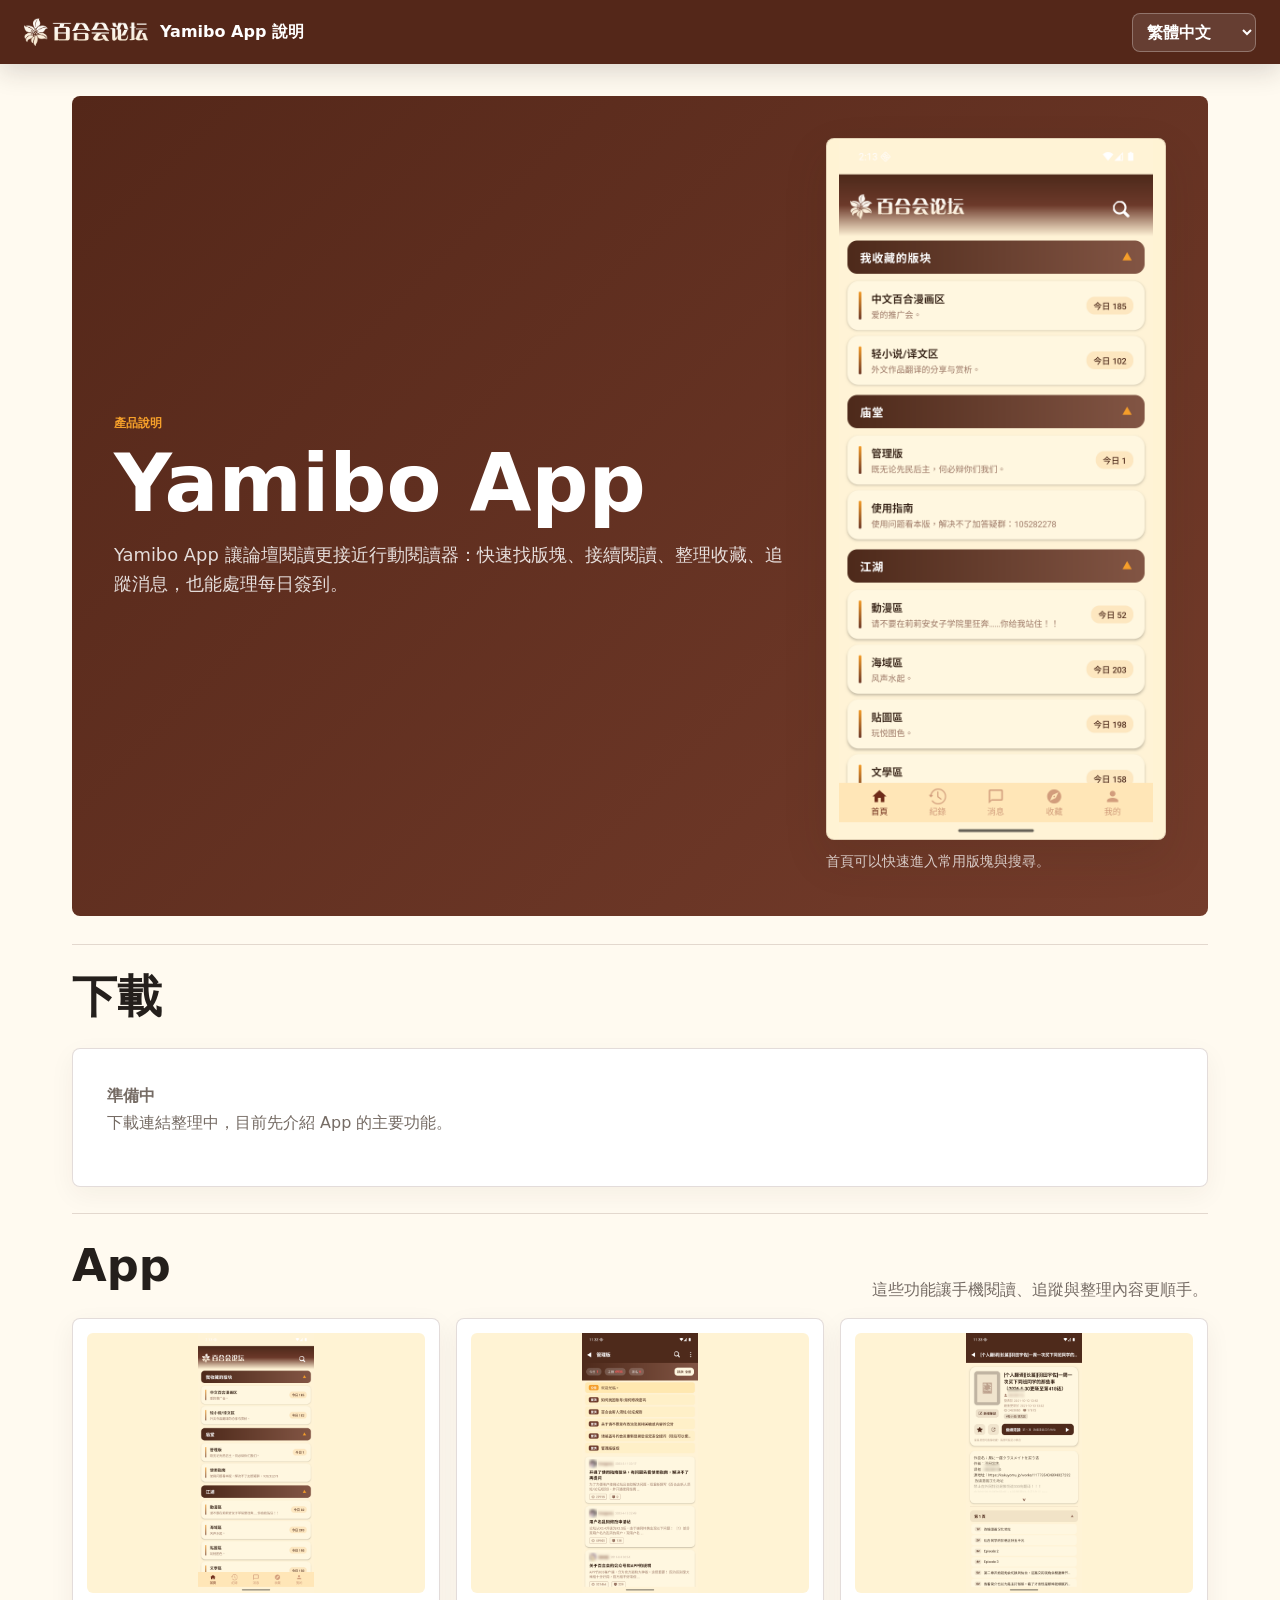
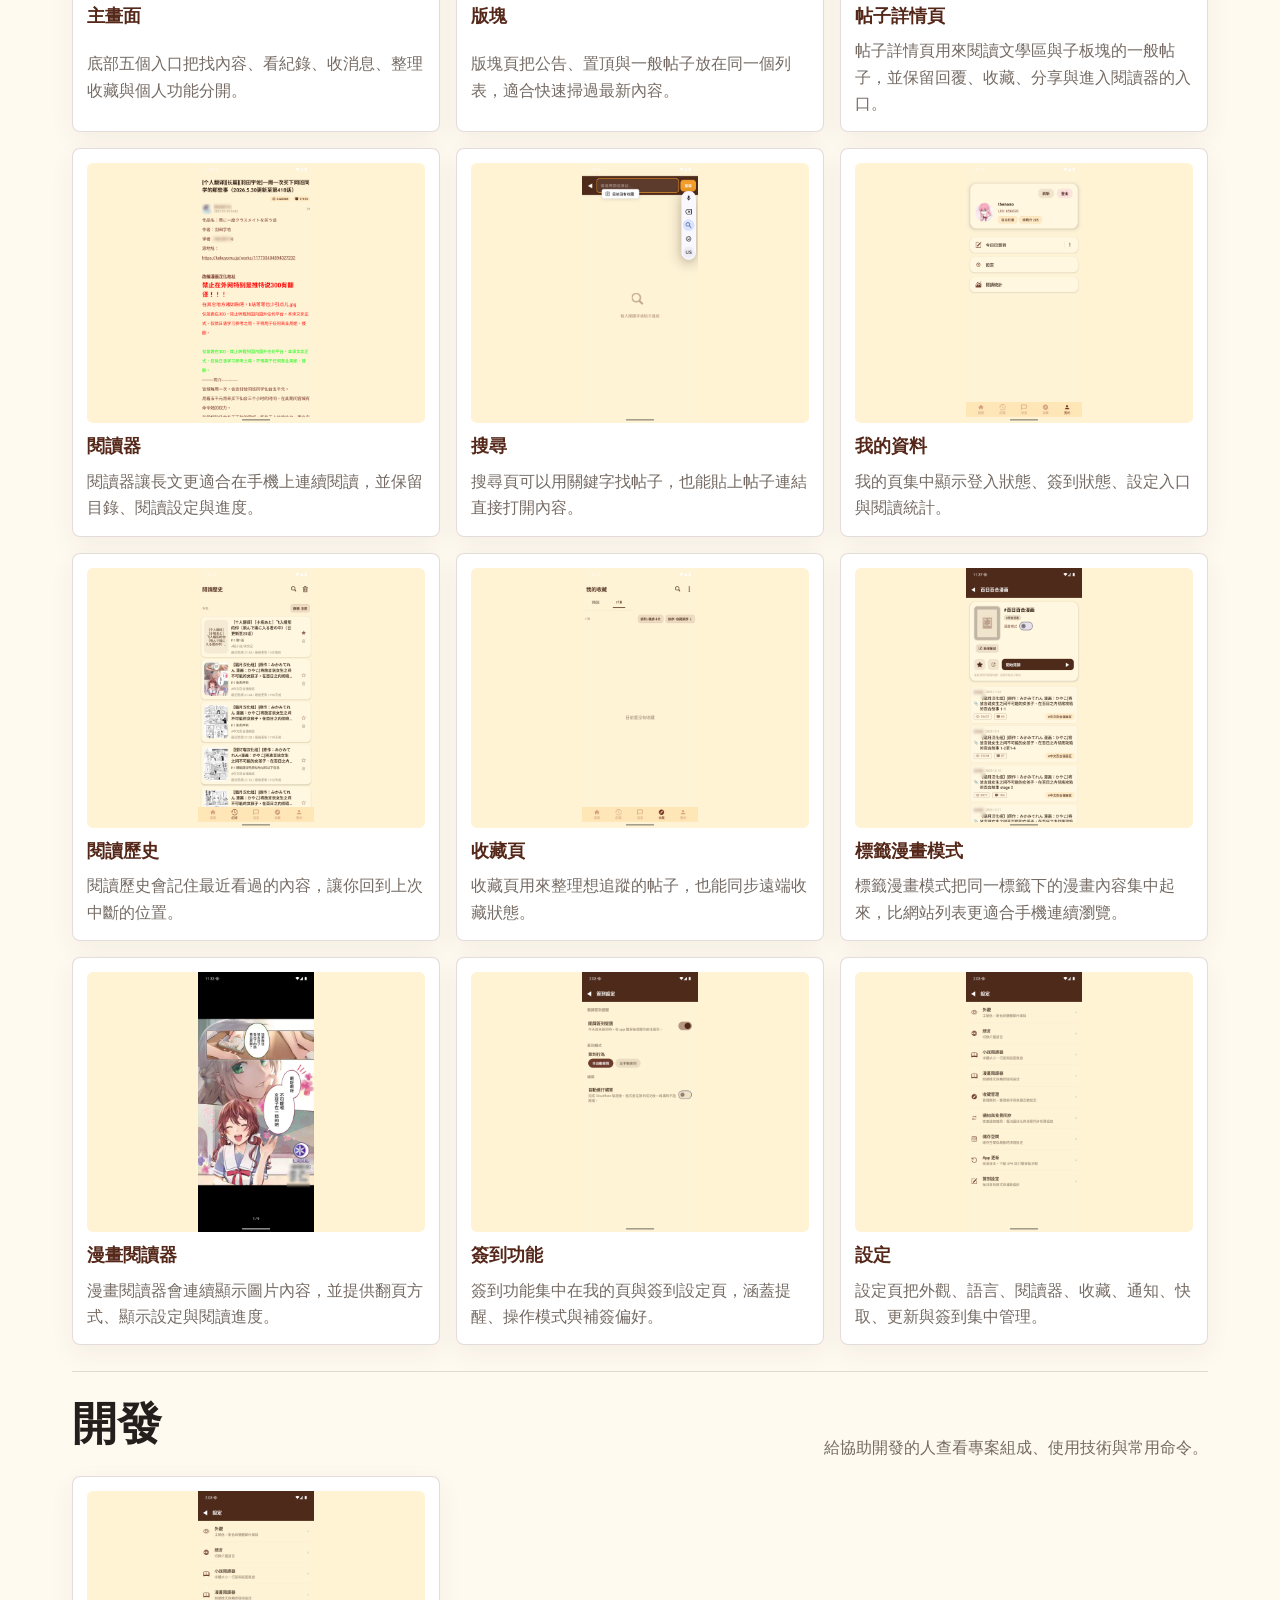
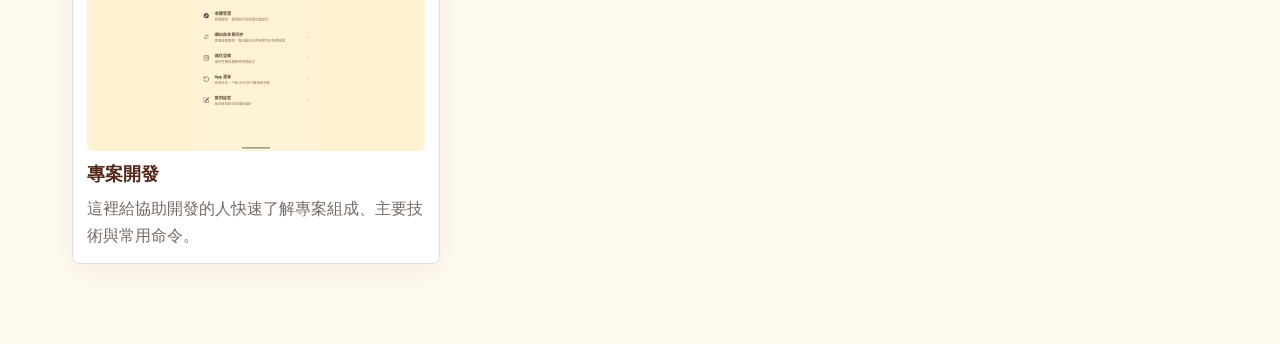
<file: index.html>
<!doctype html>
<html lang="zh-Hant">
<head>
  <meta charset="UTF-8">
  <meta name="viewport" content="width=device-width, initial-scale=1.0">
  <meta name="description" content="Yamibo App 產品功能、閱讀、收藏、消息、簽到與設定介紹。">
  <title>Yamibo App 說明</title>
  <link rel="stylesheet" href="site/styles.css">
</head>
<body data-page="home" data-base="site/">
  <header class="site-header"></header>
  <main id="app"></main>
  <script src="site/app.js" defer></script>
</body>
</html>
</file>
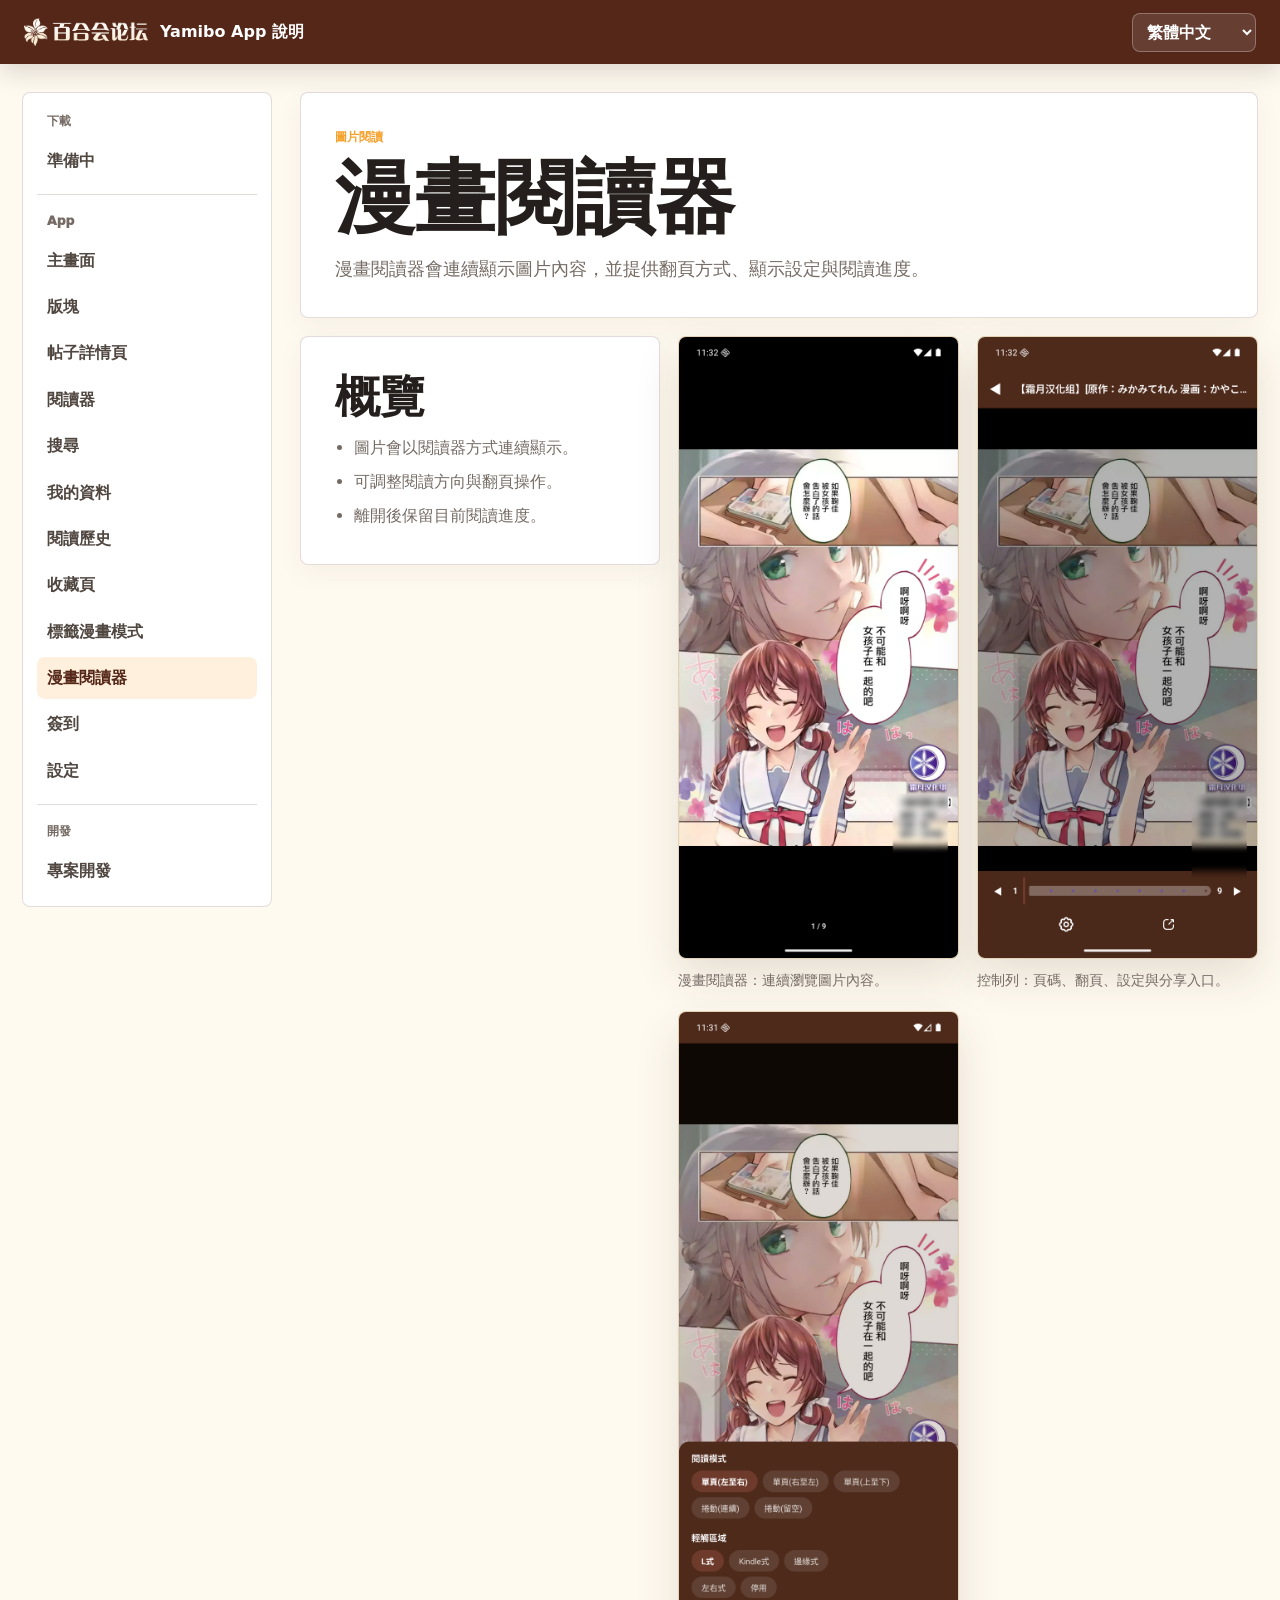
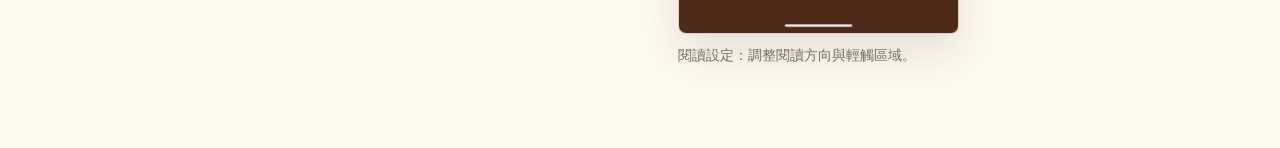
<file: site/pages/comic-reader.html>
<!doctype html>
<html lang="zh-Hant">
<head>
  <meta charset="UTF-8">
  <meta name="viewport" content="width=device-width, initial-scale=1.0">
  <title>漫畫閱讀器 - Yamibo App 說明</title>
  <link rel="stylesheet" href="../styles.css">
</head>
<body data-page="comic" data-base="../">
  <header class="site-header"></header>
  <main id="app"></main>
  <script src="../app.js" defer></script>
</body>
</html>
</file>
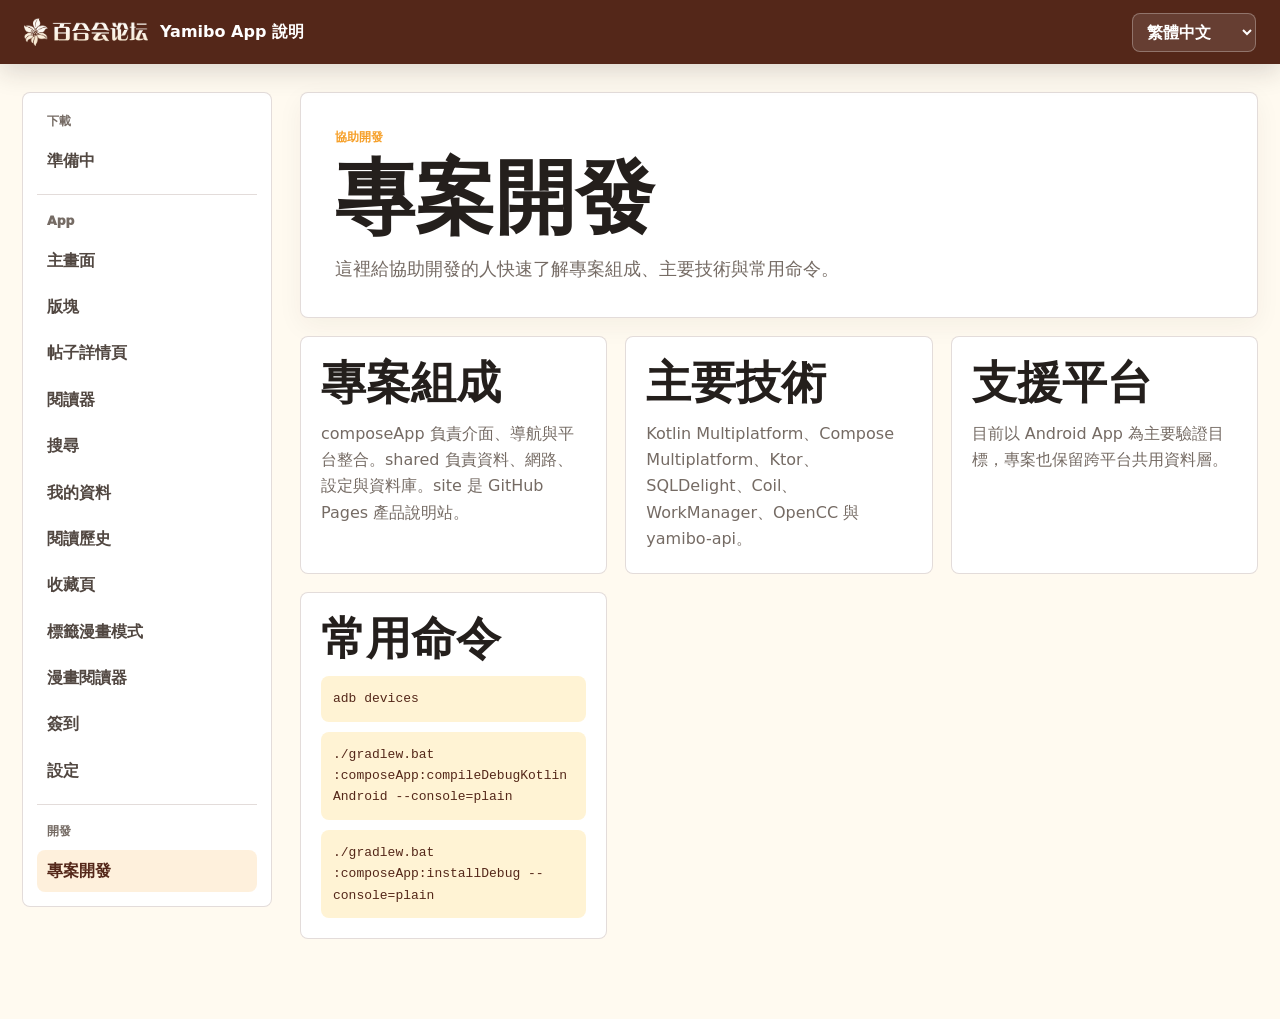
<file: site/pages/development.html>
<!doctype html>
<html lang="zh-Hant">
<head>
  <meta charset="UTF-8">
  <meta name="viewport" content="width=device-width, initial-scale=1.0">
  <title>專案開發 - Yamibo App 說明</title>
  <link rel="stylesheet" href="../styles.css">
</head>
<body data-page="development" data-base="../">
  <header class="site-header"></header>
  <main id="app"></main>
  <script src="../app.js" defer></script>
</body>
</html>
</file>
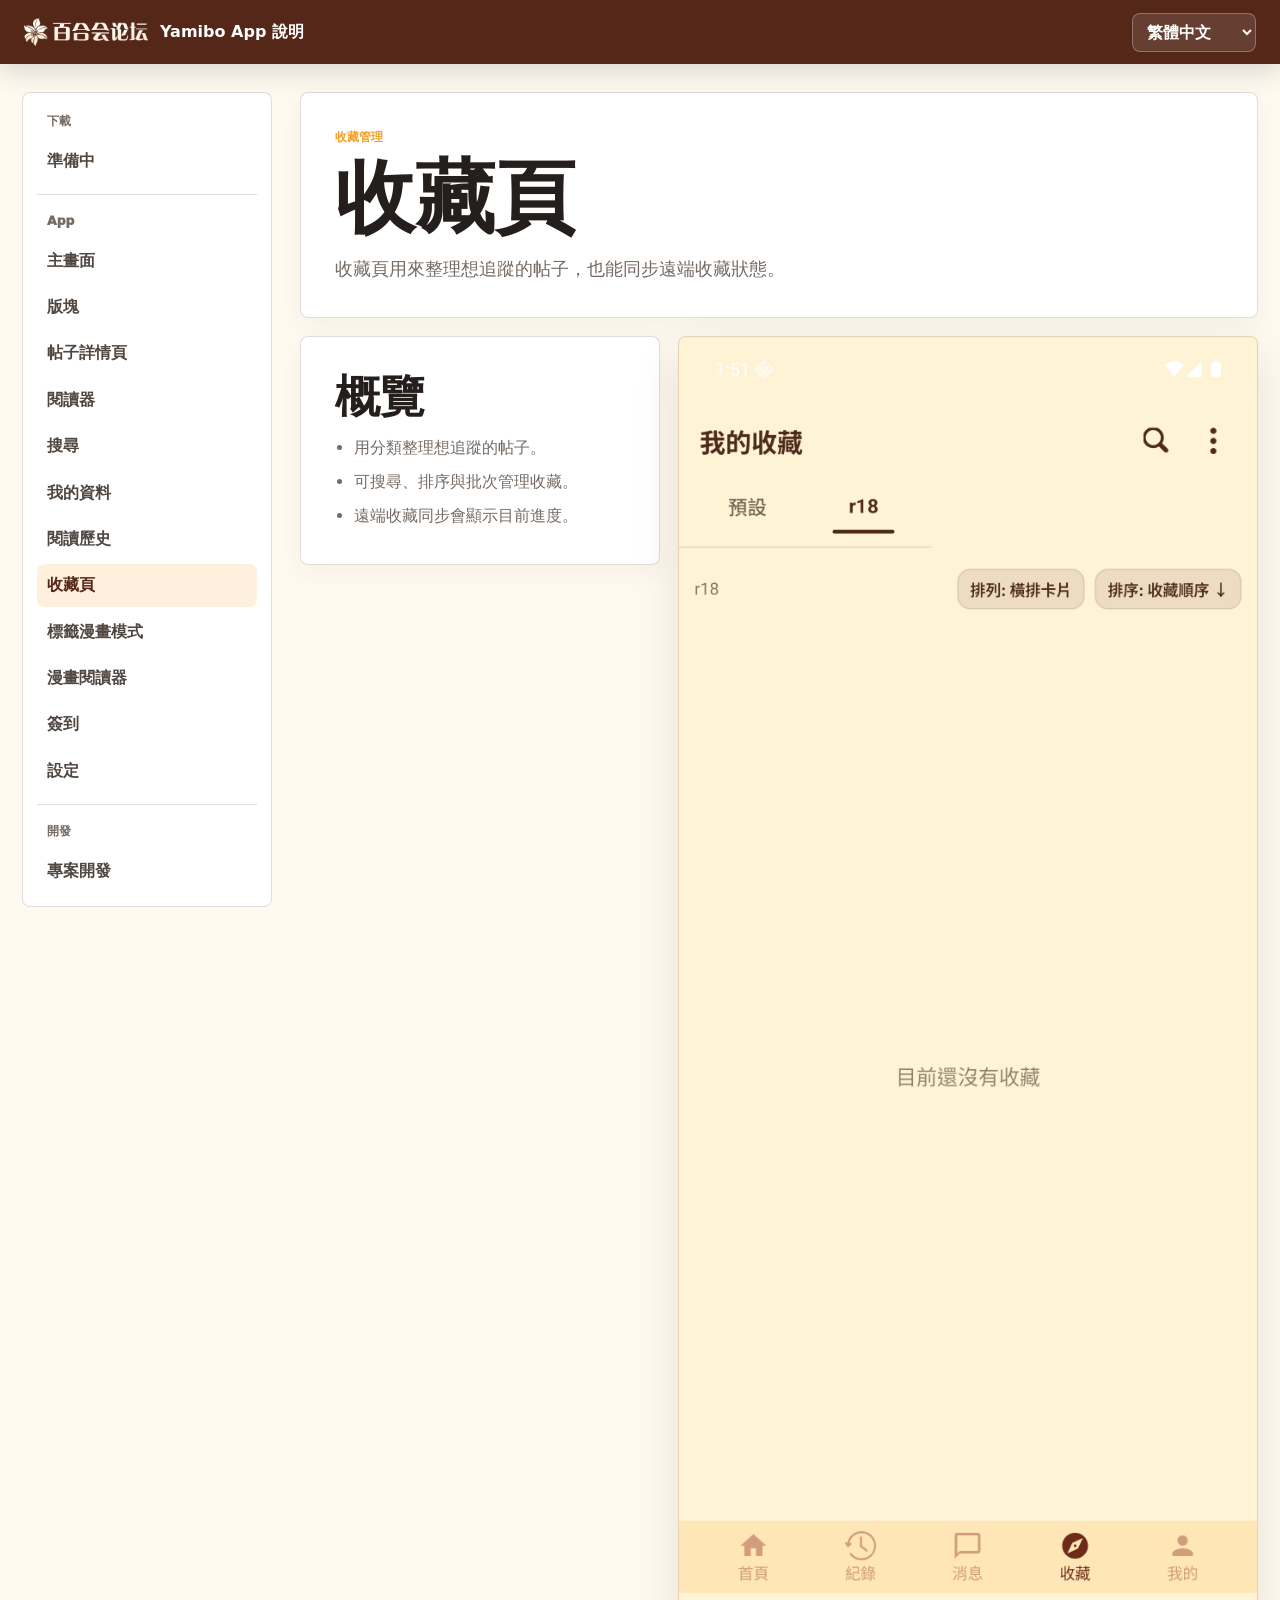
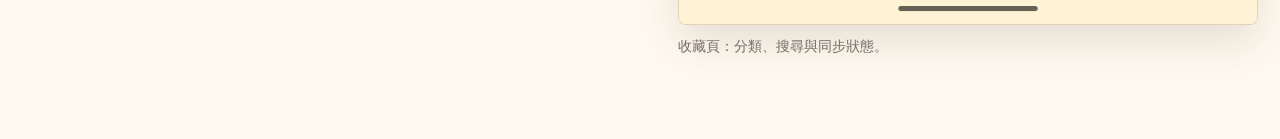
<file: site/pages/favorites.html>
<!doctype html>
<html lang="zh-Hant">
<head>
  <meta charset="UTF-8">
  <meta name="viewport" content="width=device-width, initial-scale=1.0">
  <title>收藏頁 - Yamibo App 說明</title>
  <link rel="stylesheet" href="../styles.css">
</head>
<body data-page="favorites" data-base="../">
  <header class="site-header"></header>
  <main id="app"></main>
  <script src="../app.js" defer></script>
</body>
</html>
</file>
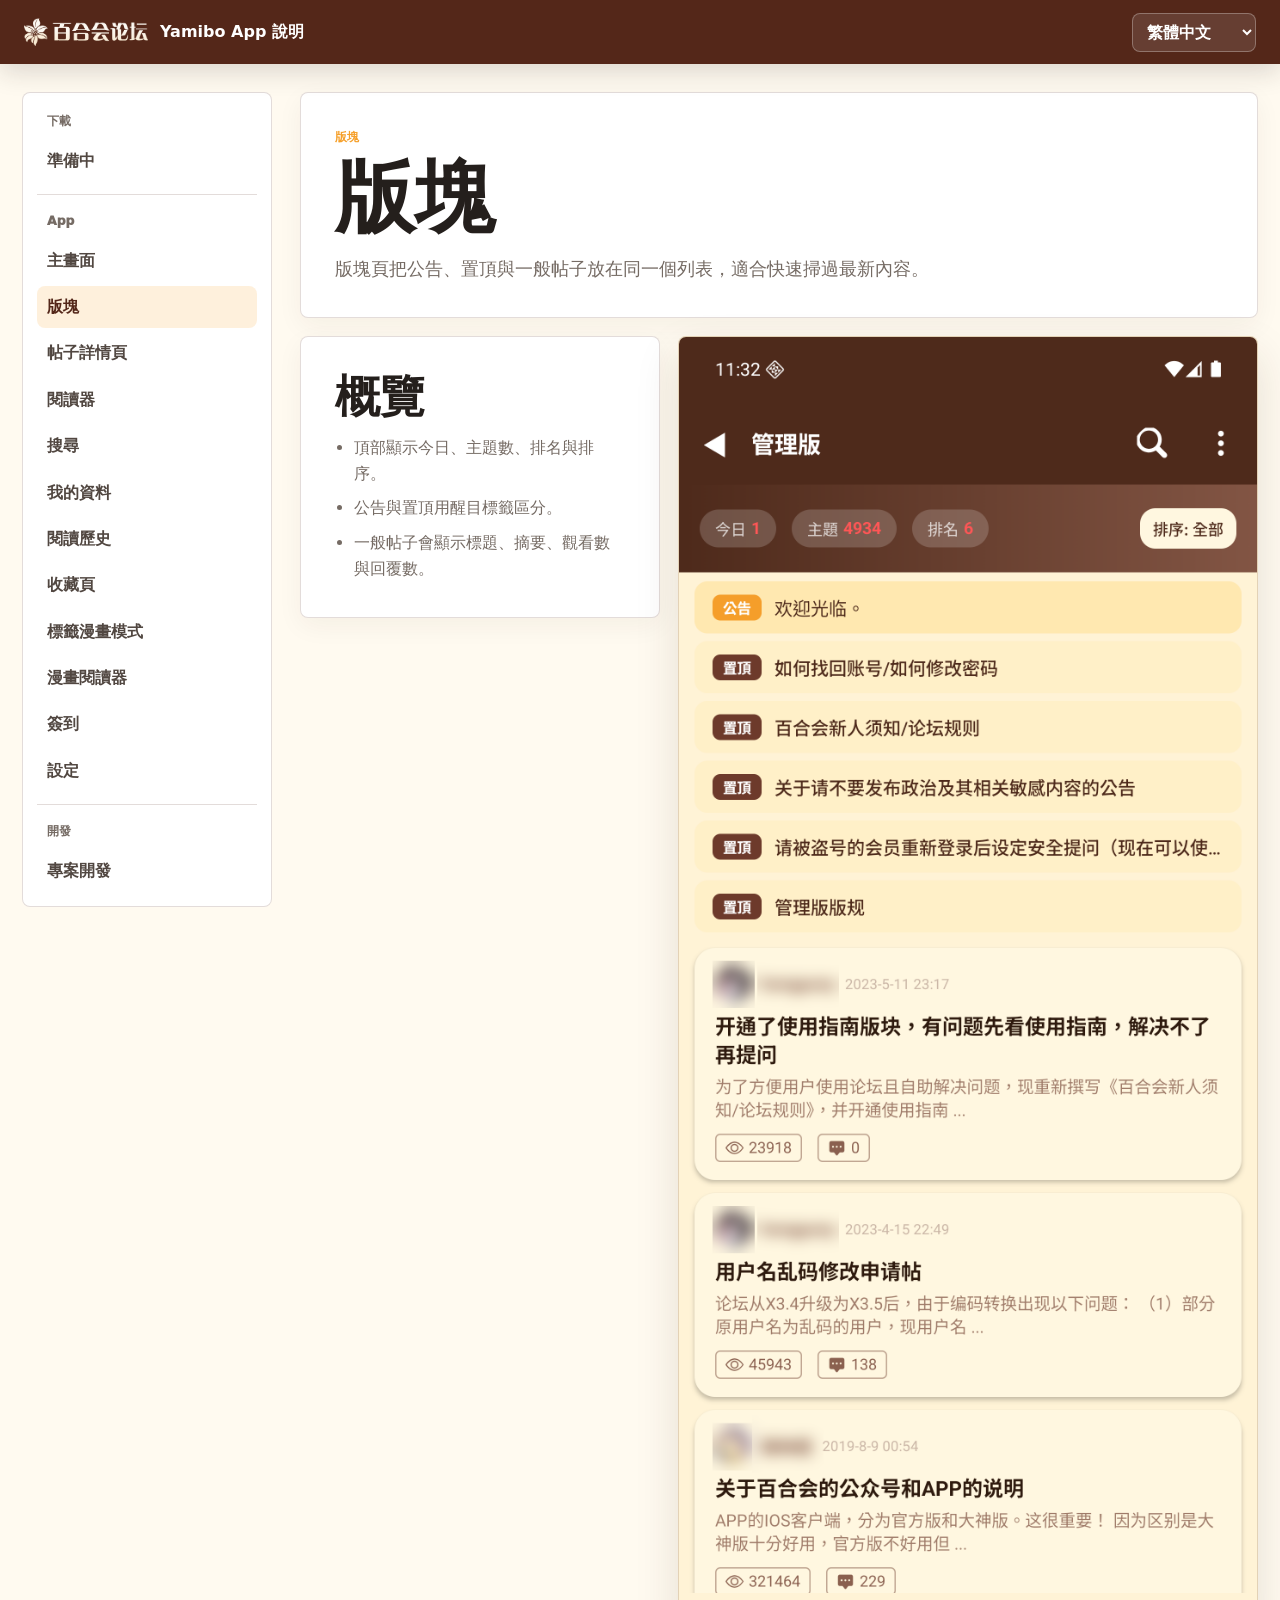
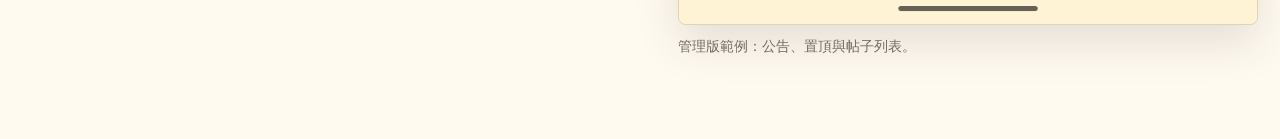
<file: site/pages/forum.html>
<!doctype html>
<html lang="zh-Hant">
<head>
  <meta charset="UTF-8">
  <meta name="viewport" content="width=device-width, initial-scale=1.0">
  <title>版塊 - Yamibo App 說明</title>
  <link rel="stylesheet" href="../styles.css">
</head>
<body data-page="forum" data-base="../">
  <header class="site-header"></header>
  <main id="app"></main>
  <script src="../app.js" defer></script>
</body>
</html>
</file>
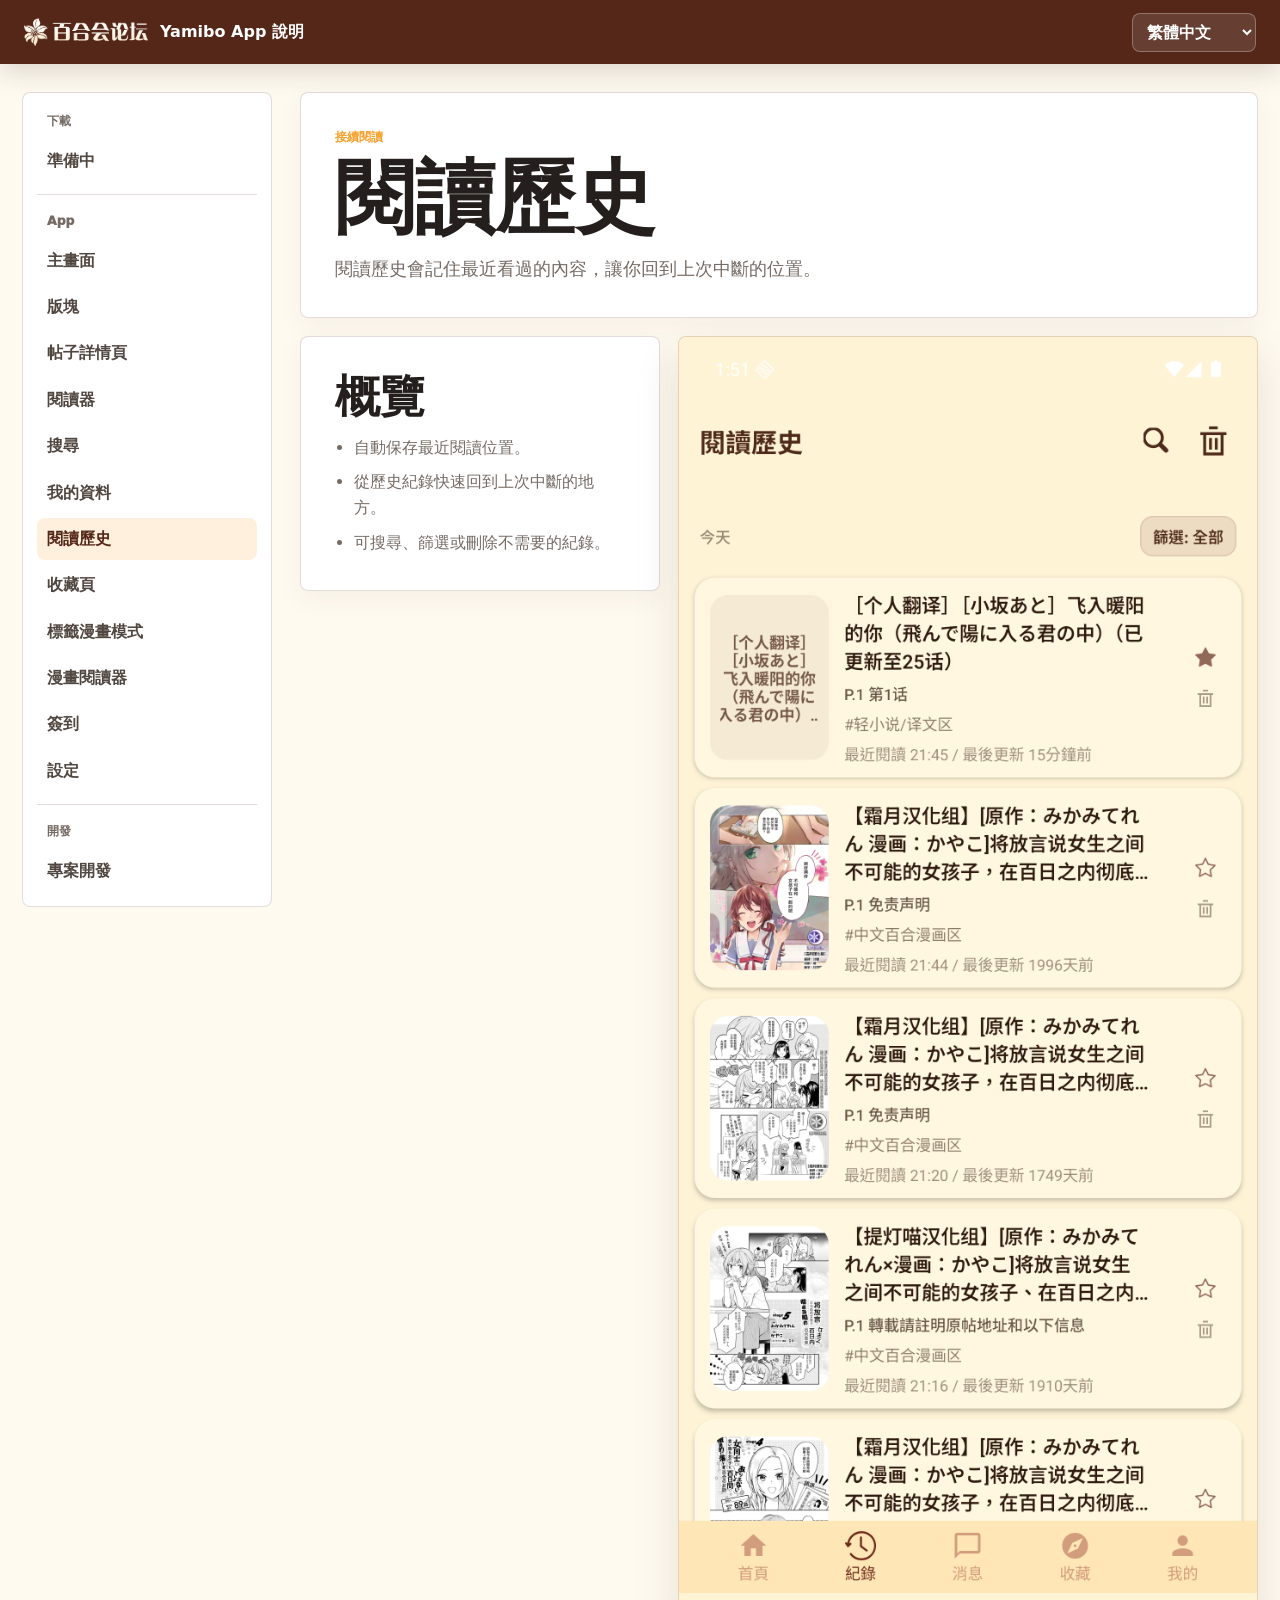
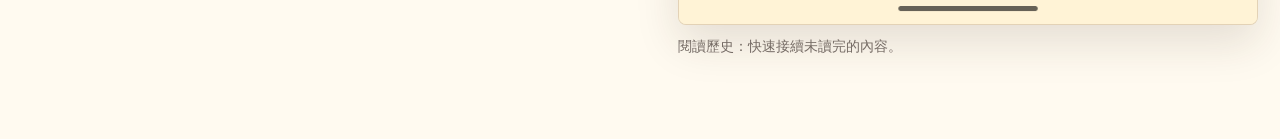
<file: site/pages/history.html>
<!doctype html>
<html lang="zh-Hant">
<head>
  <meta charset="UTF-8">
  <meta name="viewport" content="width=device-width, initial-scale=1.0">
  <title>閱讀歷史 - Yamibo App 說明</title>
  <link rel="stylesheet" href="../styles.css">
</head>
<body data-page="history" data-base="../">
  <header class="site-header"></header>
  <main id="app"></main>
  <script src="../app.js" defer></script>
</body>
</html>
</file>
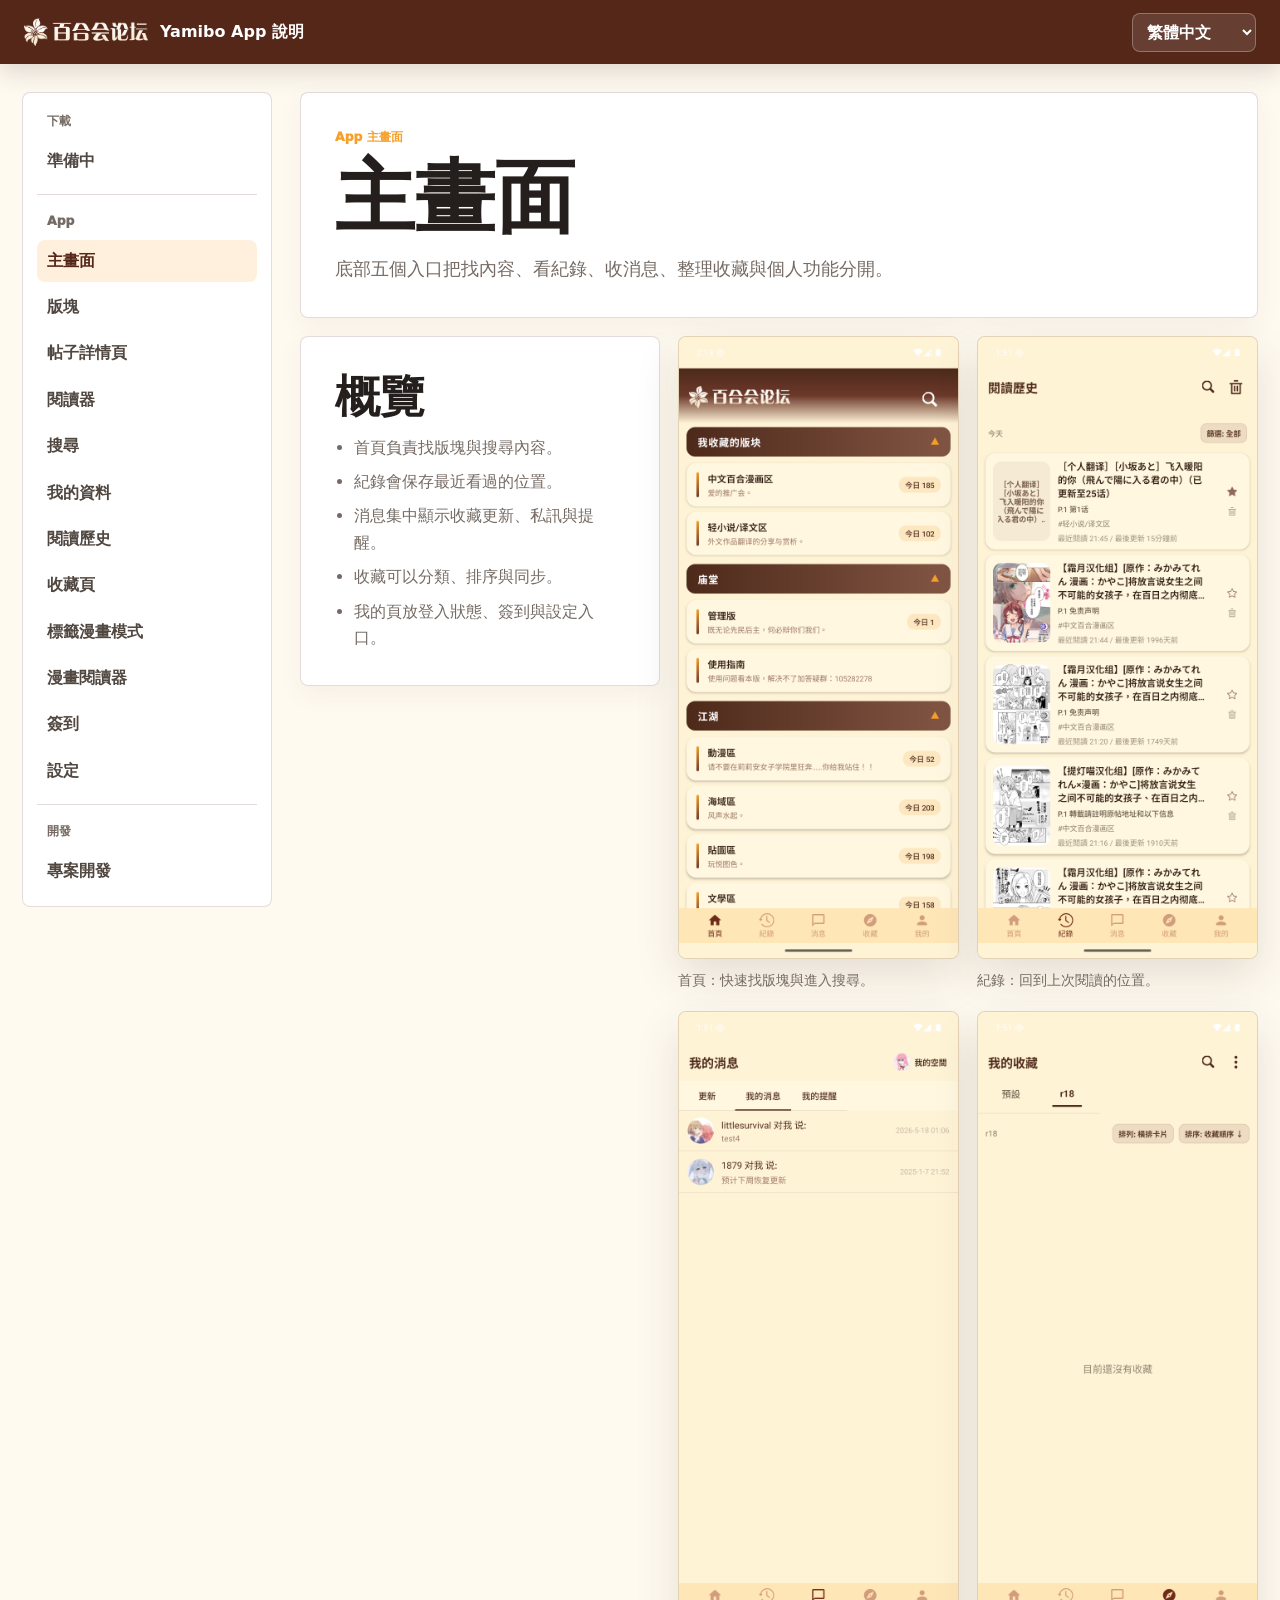
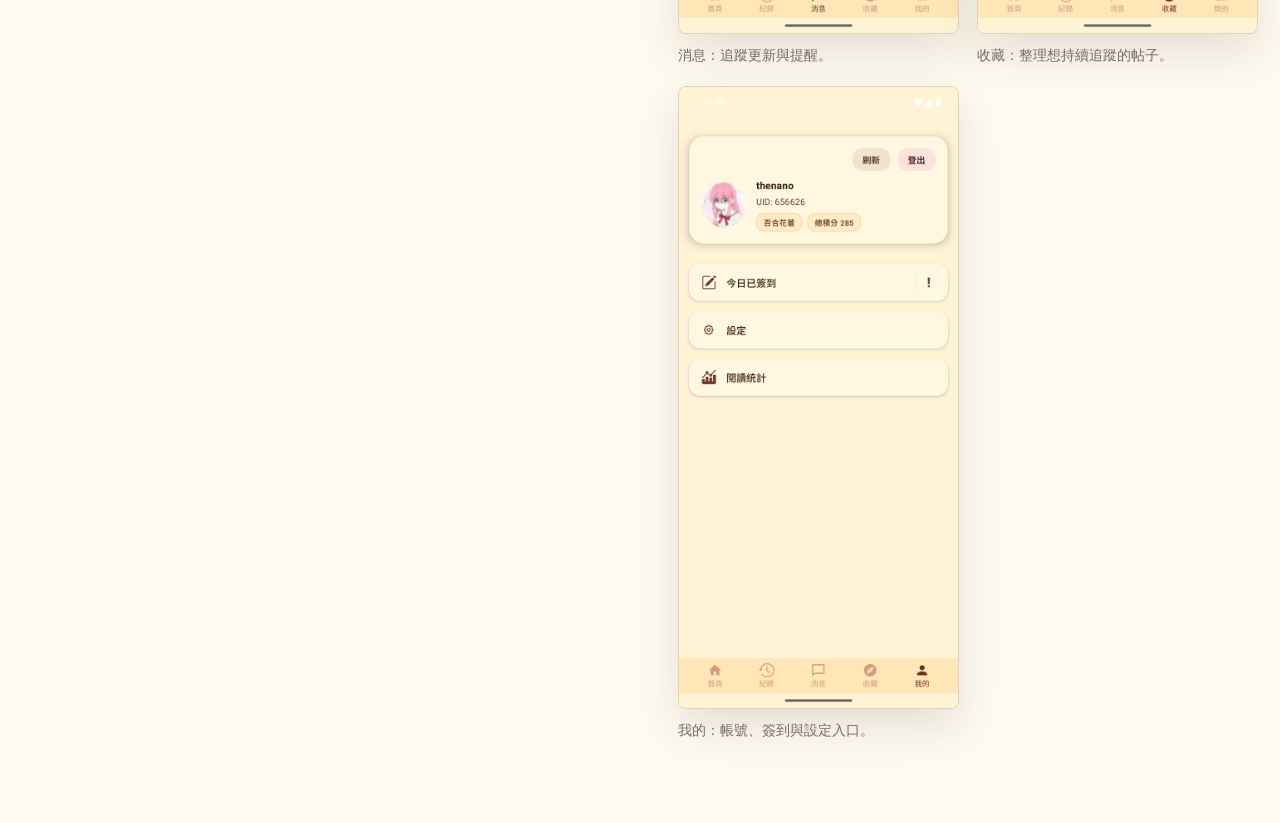
<file: site/pages/main-screens.html>
<!doctype html>
<html lang="zh-Hant">
<head>
  <meta charset="UTF-8">
  <meta name="viewport" content="width=device-width, initial-scale=1.0">
  <title>主畫面 - Yamibo App 說明</title>
  <link rel="stylesheet" href="../styles.css">
</head>
<body data-page="main" data-base="../">
  <header class="site-header"></header>
  <main id="app"></main>
  <script src="../app.js" defer></script>
</body>
</html>
</file>
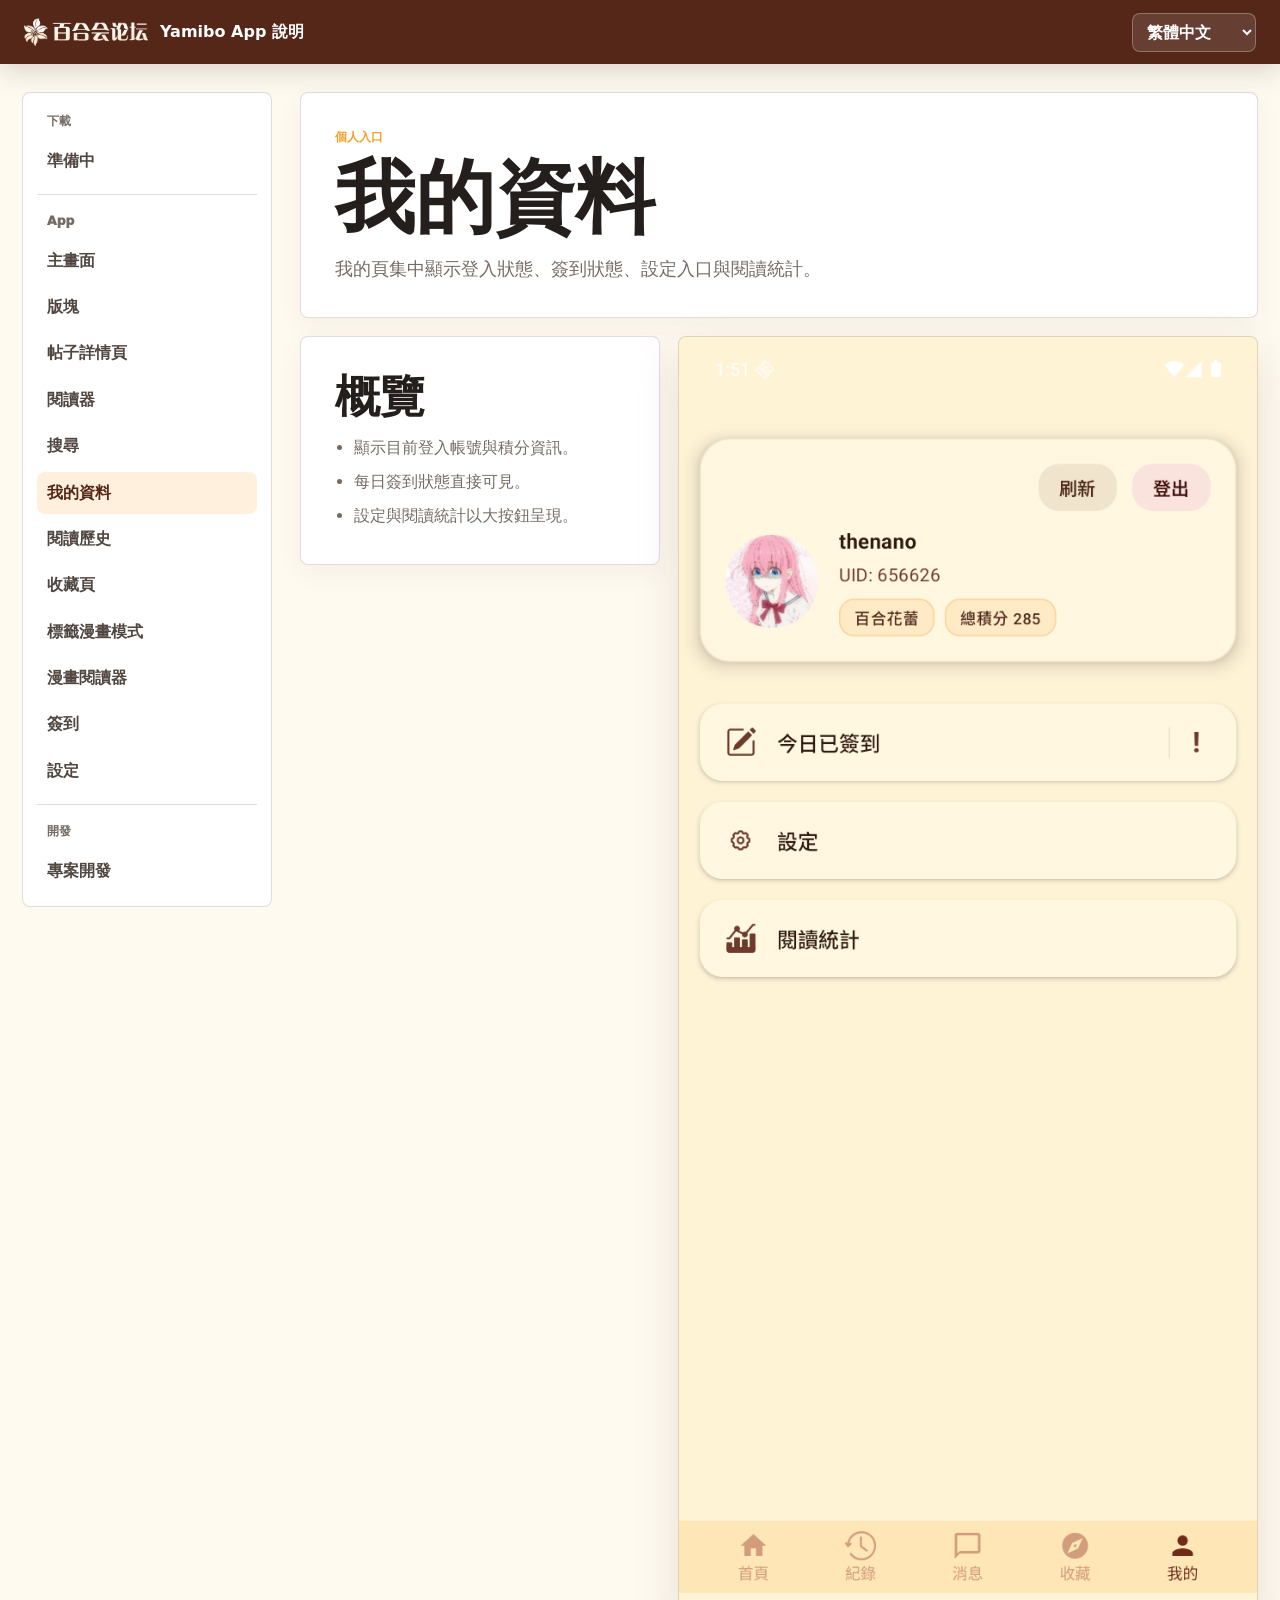
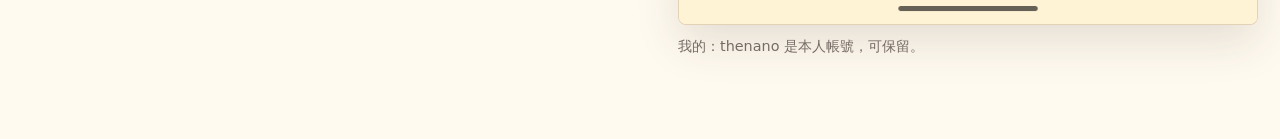
<file: site/pages/profile.html>
<!doctype html>
<html lang="zh-Hant">
<head>
  <meta charset="UTF-8">
  <meta name="viewport" content="width=device-width, initial-scale=1.0">
  <title>我的資料 - Yamibo App 說明</title>
  <link rel="stylesheet" href="../styles.css">
</head>
<body data-page="profile" data-base="../">
  <header class="site-header"></header>
  <main id="app"></main>
  <script src="../app.js" defer></script>
</body>
</html>
</file>
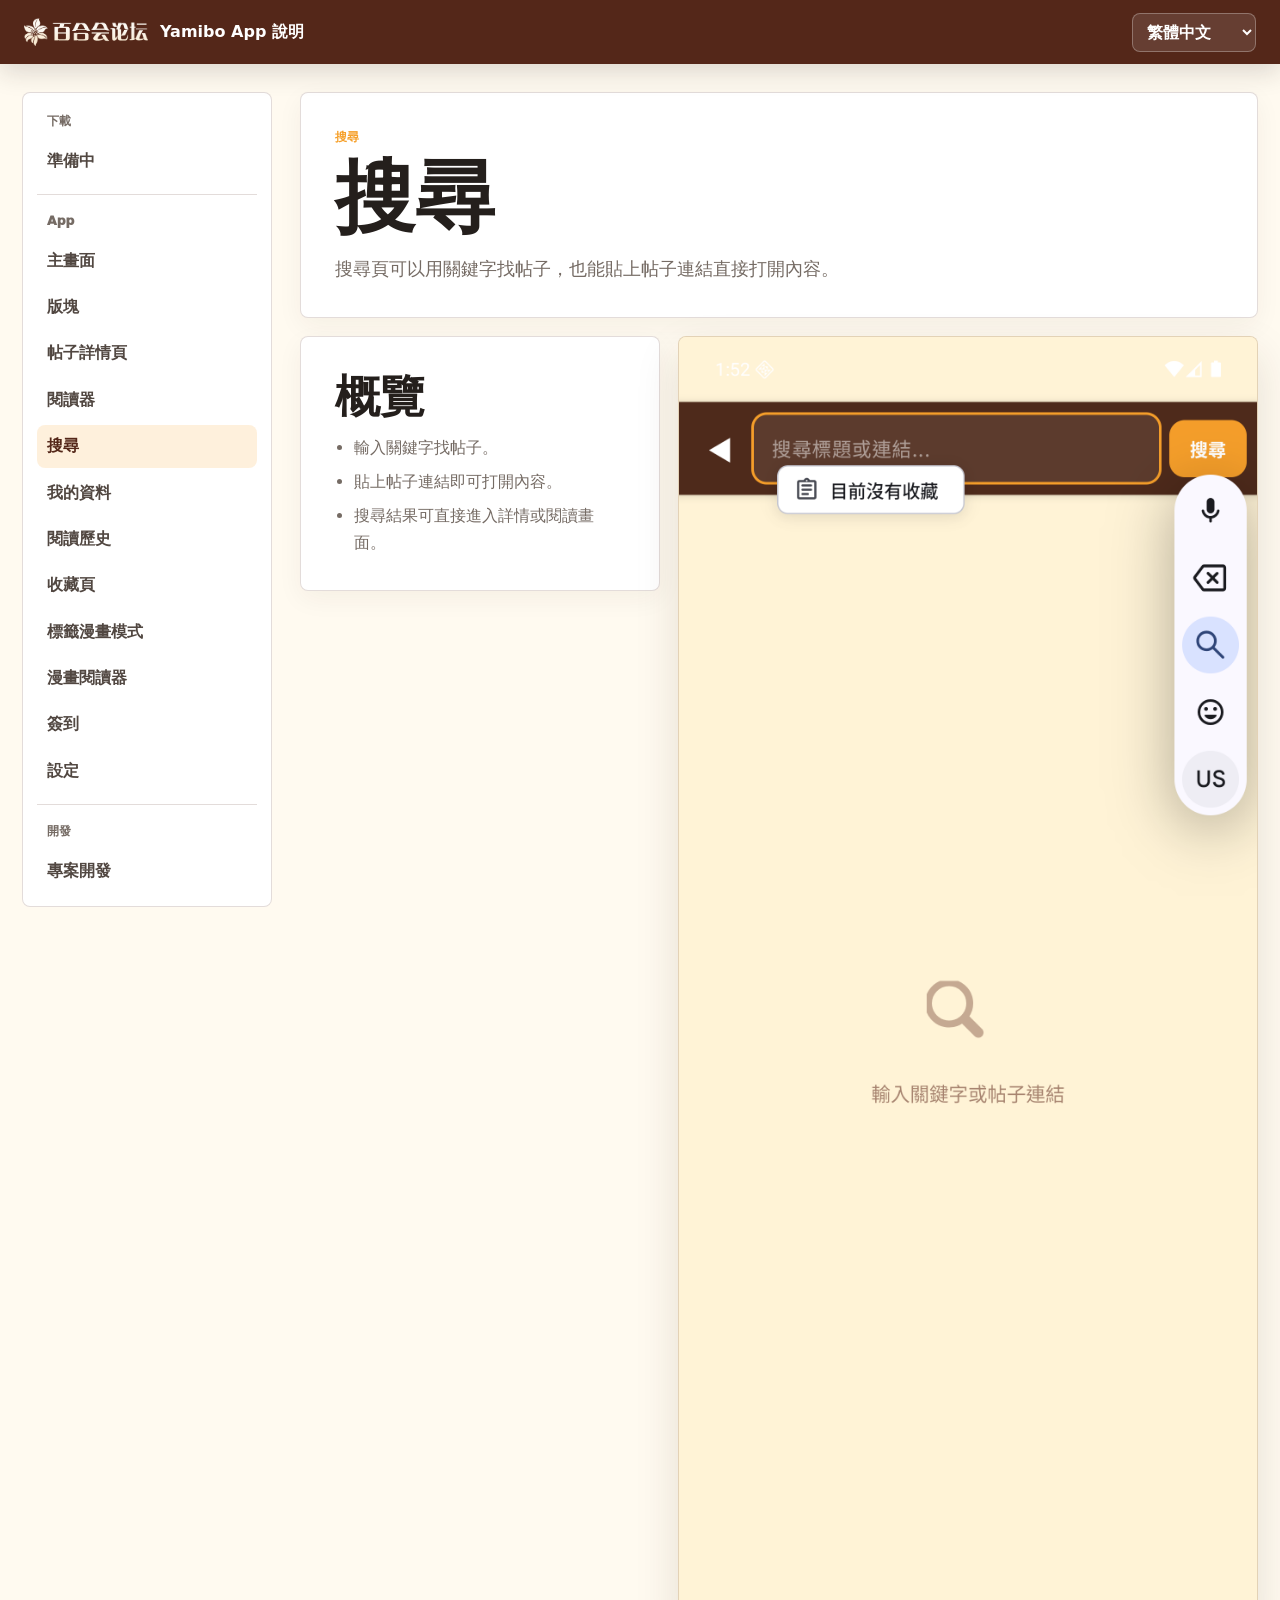
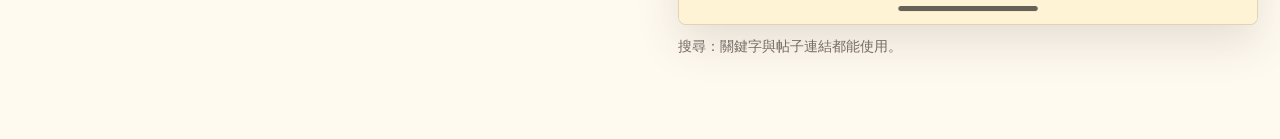
<file: site/pages/search.html>
<!doctype html>
<html lang="zh-Hant">
<head>
  <meta charset="UTF-8">
  <meta name="viewport" content="width=device-width, initial-scale=1.0">
  <title>搜尋 - Yamibo App 說明</title>
  <link rel="stylesheet" href="../styles.css">
</head>
<body data-page="search" data-base="../">
  <header class="site-header"></header>
  <main id="app"></main>
  <script src="../app.js" defer></script>
</body>
</html>
</file>
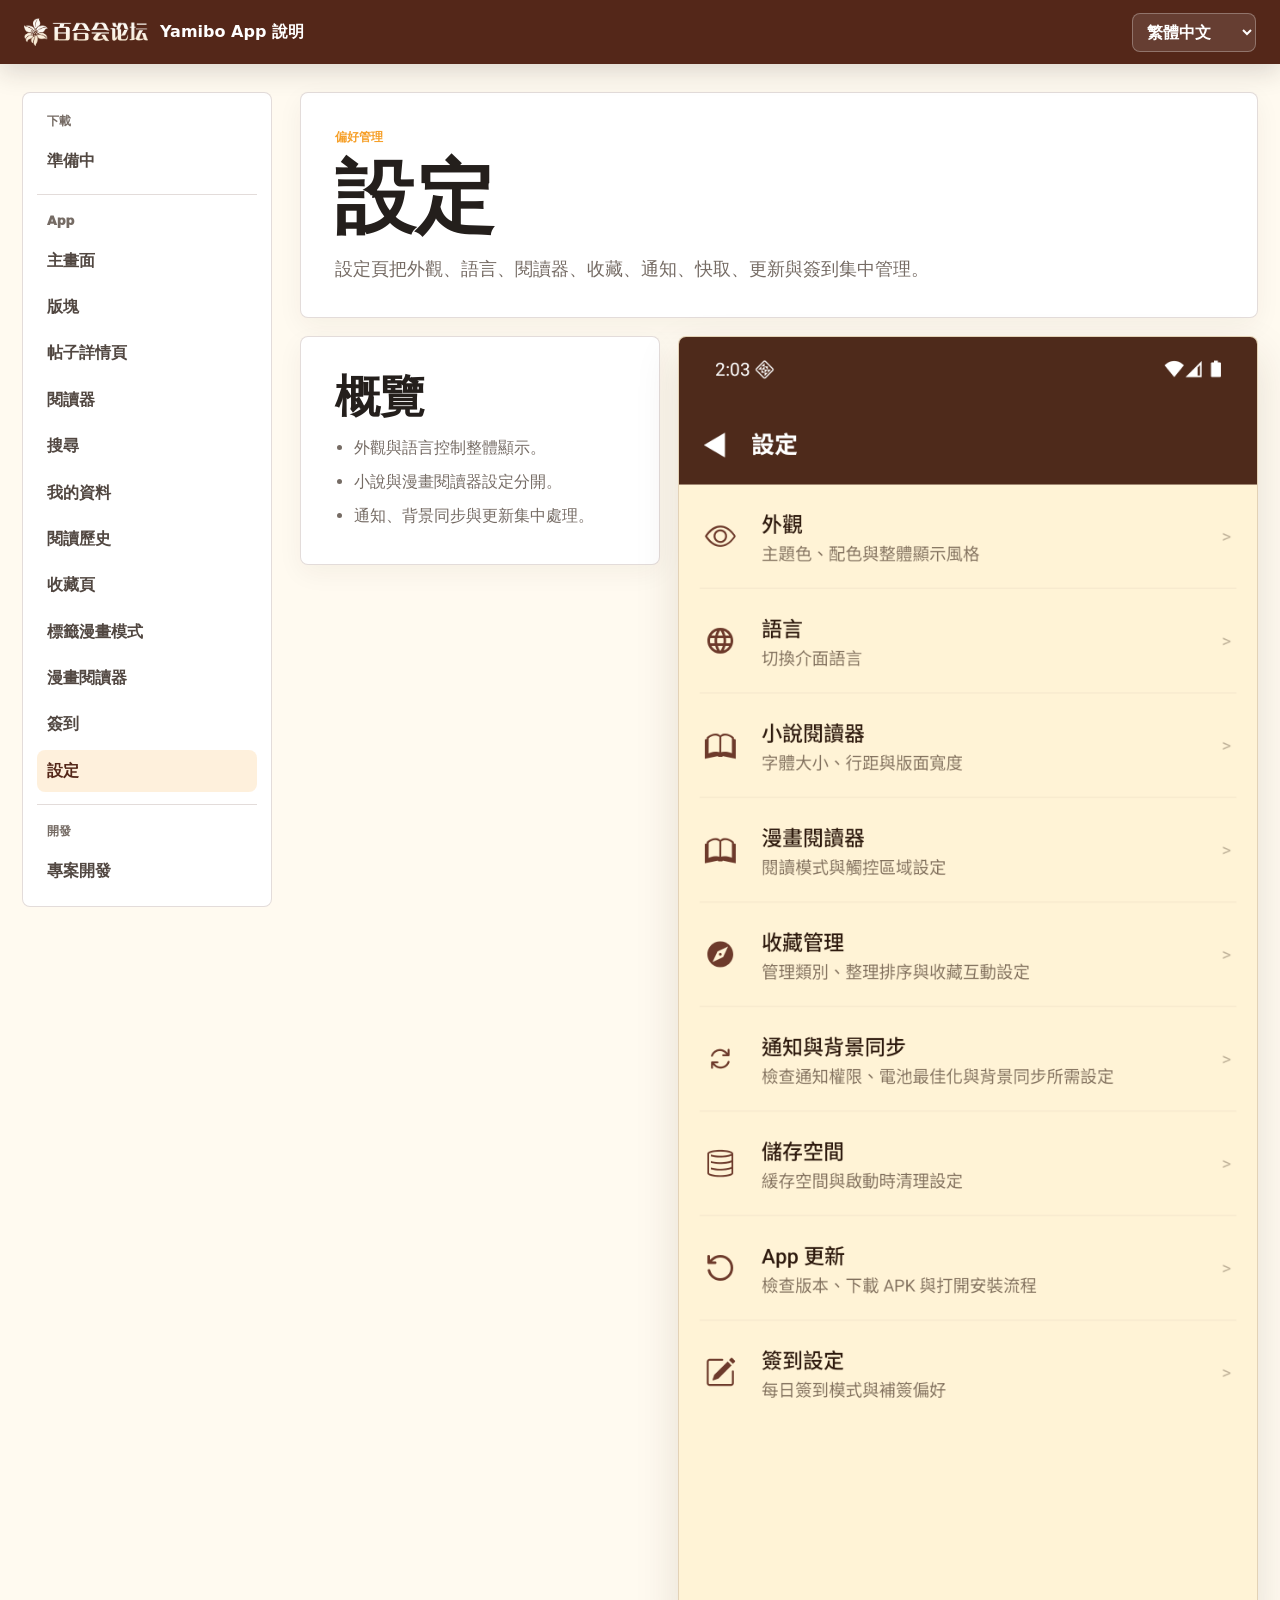
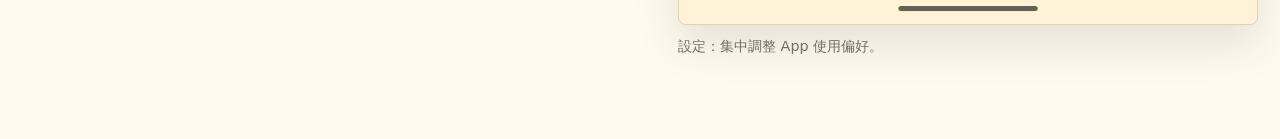
<file: site/pages/settings.html>
<!doctype html>
<html lang="zh-Hant">
<head>
  <meta charset="UTF-8">
  <meta name="viewport" content="width=device-width, initial-scale=1.0">
  <title>設定 - Yamibo App 說明</title>
  <link rel="stylesheet" href="../styles.css">
</head>
<body data-page="settings" data-base="../">
  <header class="site-header"></header>
  <main id="app"></main>
  <script src="../app.js" defer></script>
</body>
</html>
</file>
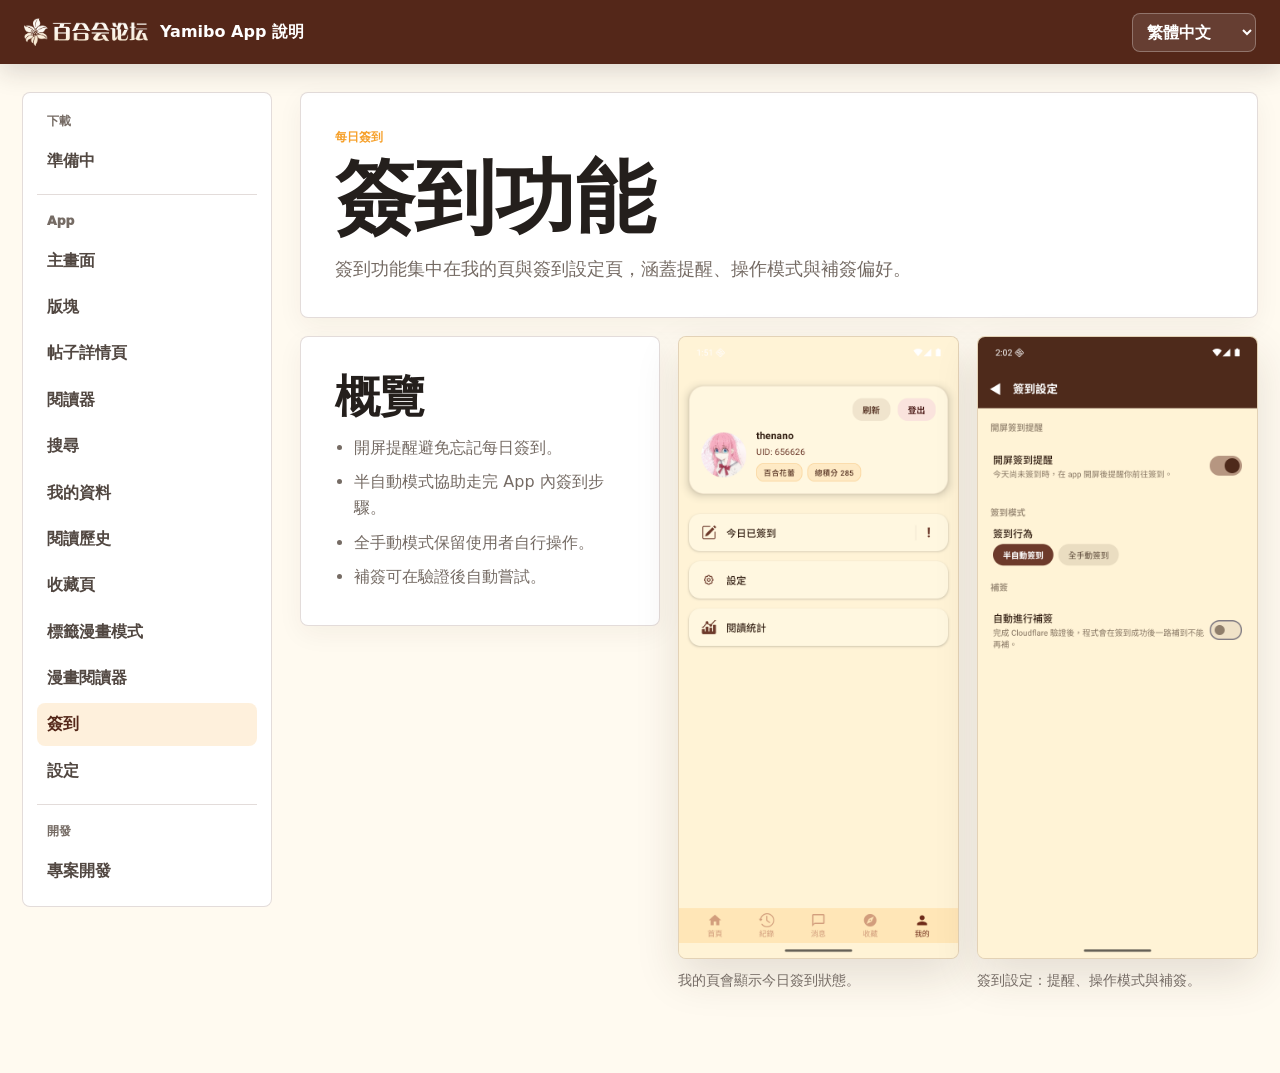
<file: site/pages/sign.html>
<!doctype html>
<html lang="zh-Hant">
<head>
  <meta charset="UTF-8">
  <meta name="viewport" content="width=device-width, initial-scale=1.0">
  <title>簽到 - Yamibo App 說明</title>
  <link rel="stylesheet" href="../styles.css">
</head>
<body data-page="sign" data-base="../">
  <header class="site-header"></header>
  <main id="app"></main>
  <script src="../app.js" defer></script>
</body>
</html>
</file>
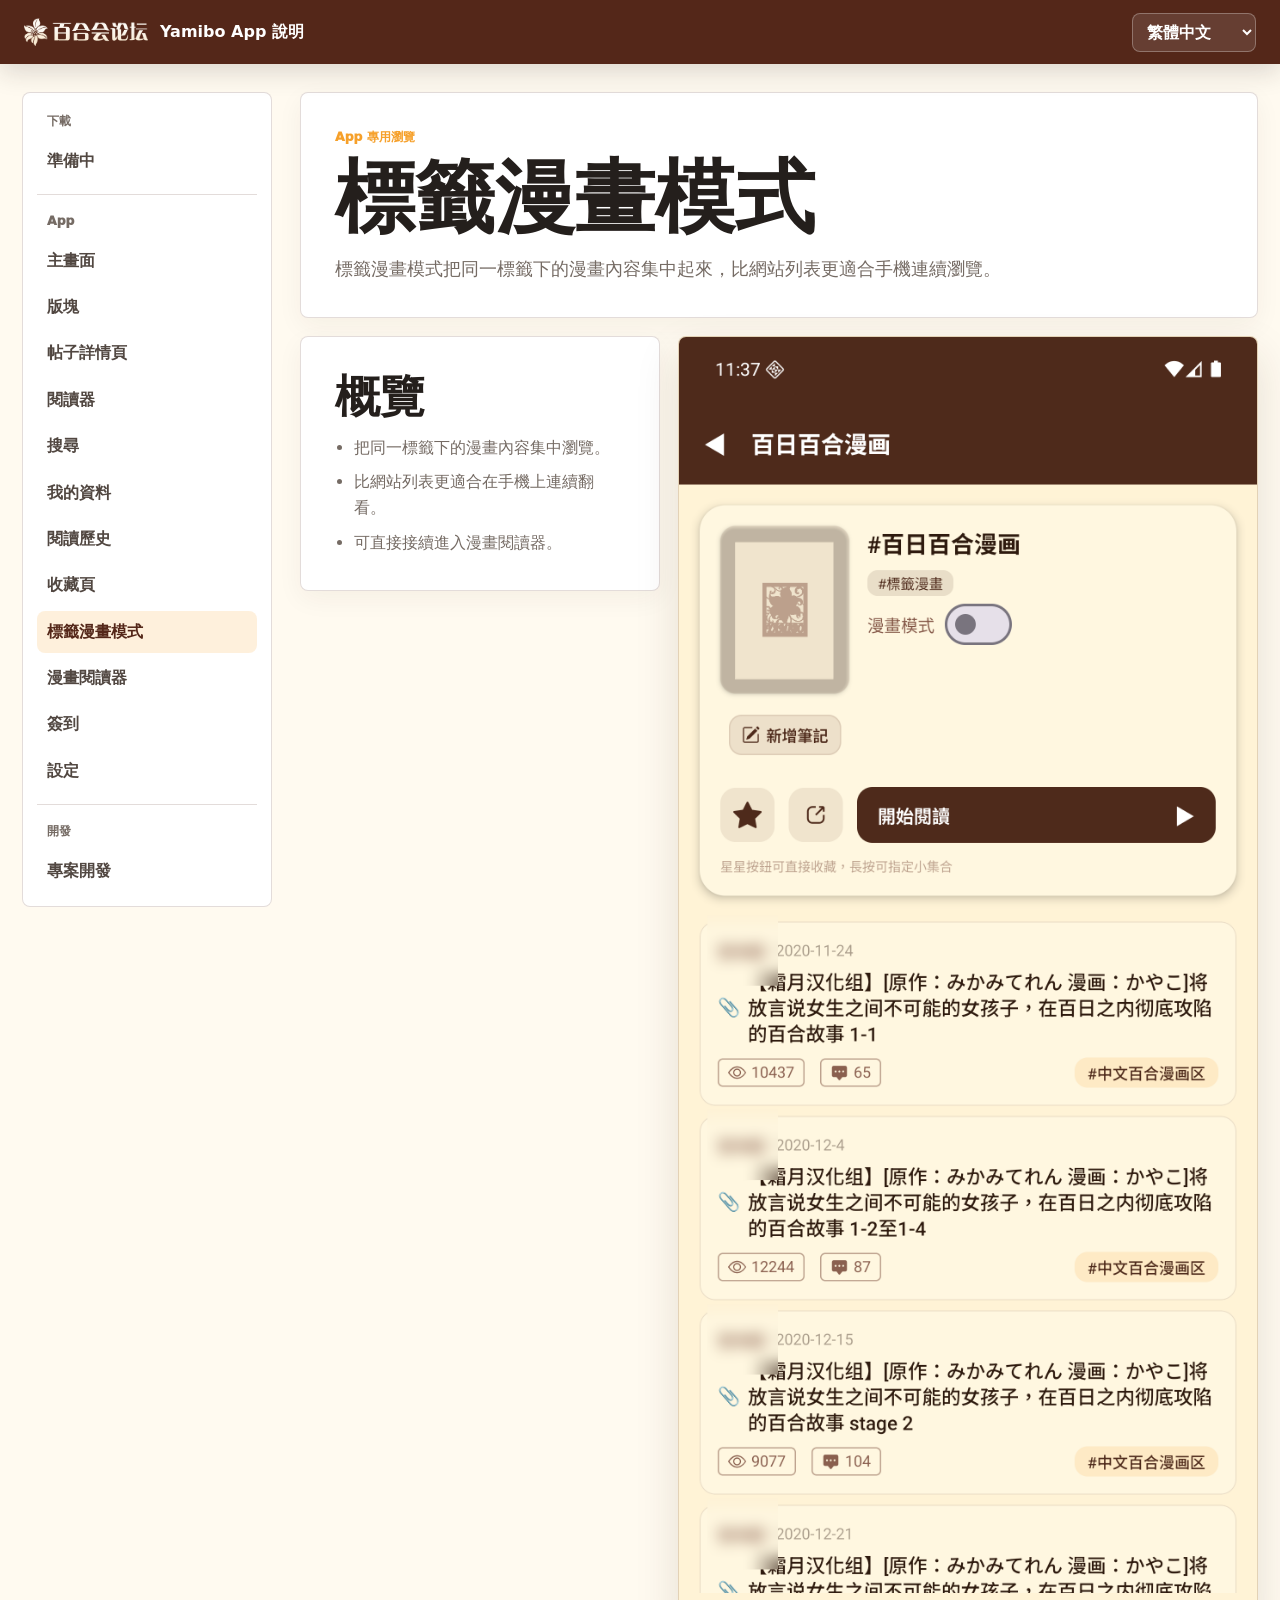
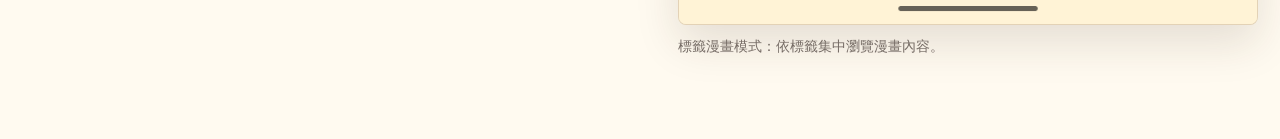
<file: site/pages/tag-manga.html>
<!doctype html>
<html lang="zh-Hant">
<head>
  <meta charset="UTF-8">
  <meta name="viewport" content="width=device-width, initial-scale=1.0">
  <title>標籤漫畫模式 - Yamibo App 說明</title>
  <link rel="stylesheet" href="../styles.css">
</head>
<body data-page="tagManga" data-base="../">
  <header class="site-header"></header>
  <main id="app"></main>
  <script src="../app.js" defer></script>
</body>
</html>
</file>
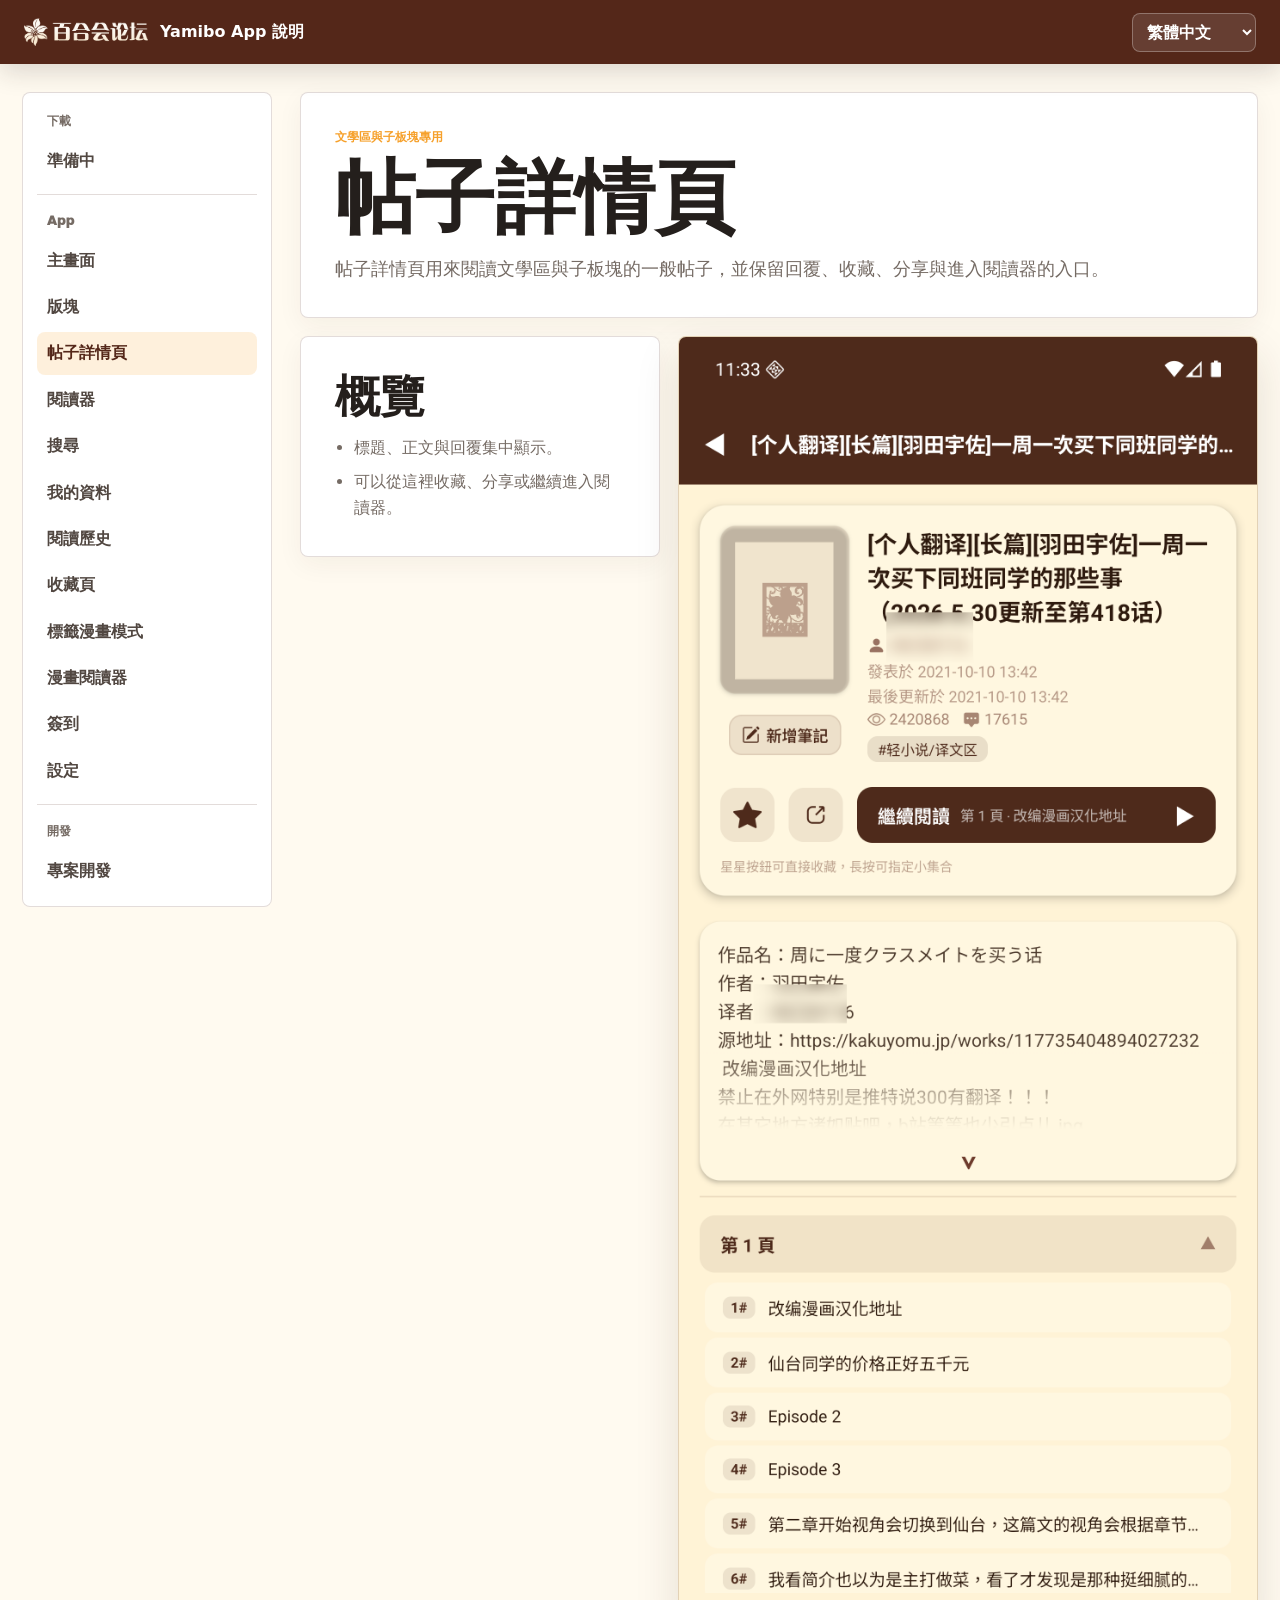
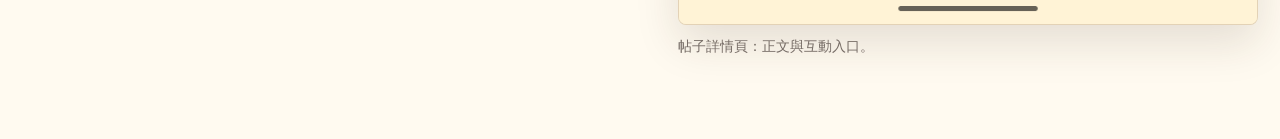
<file: site/pages/thread-detail.html>
<!doctype html>
<html lang="zh-Hant">
<head>
  <meta charset="UTF-8">
  <meta name="viewport" content="width=device-width, initial-scale=1.0">
  <title>帖子詳情頁 - Yamibo App 說明</title>
  <link rel="stylesheet" href="../styles.css">
</head>
<body data-page="post" data-base="../">
  <header class="site-header"></header>
  <main id="app"></main>
  <script src="../app.js" defer></script>
</body>
</html>
</file>
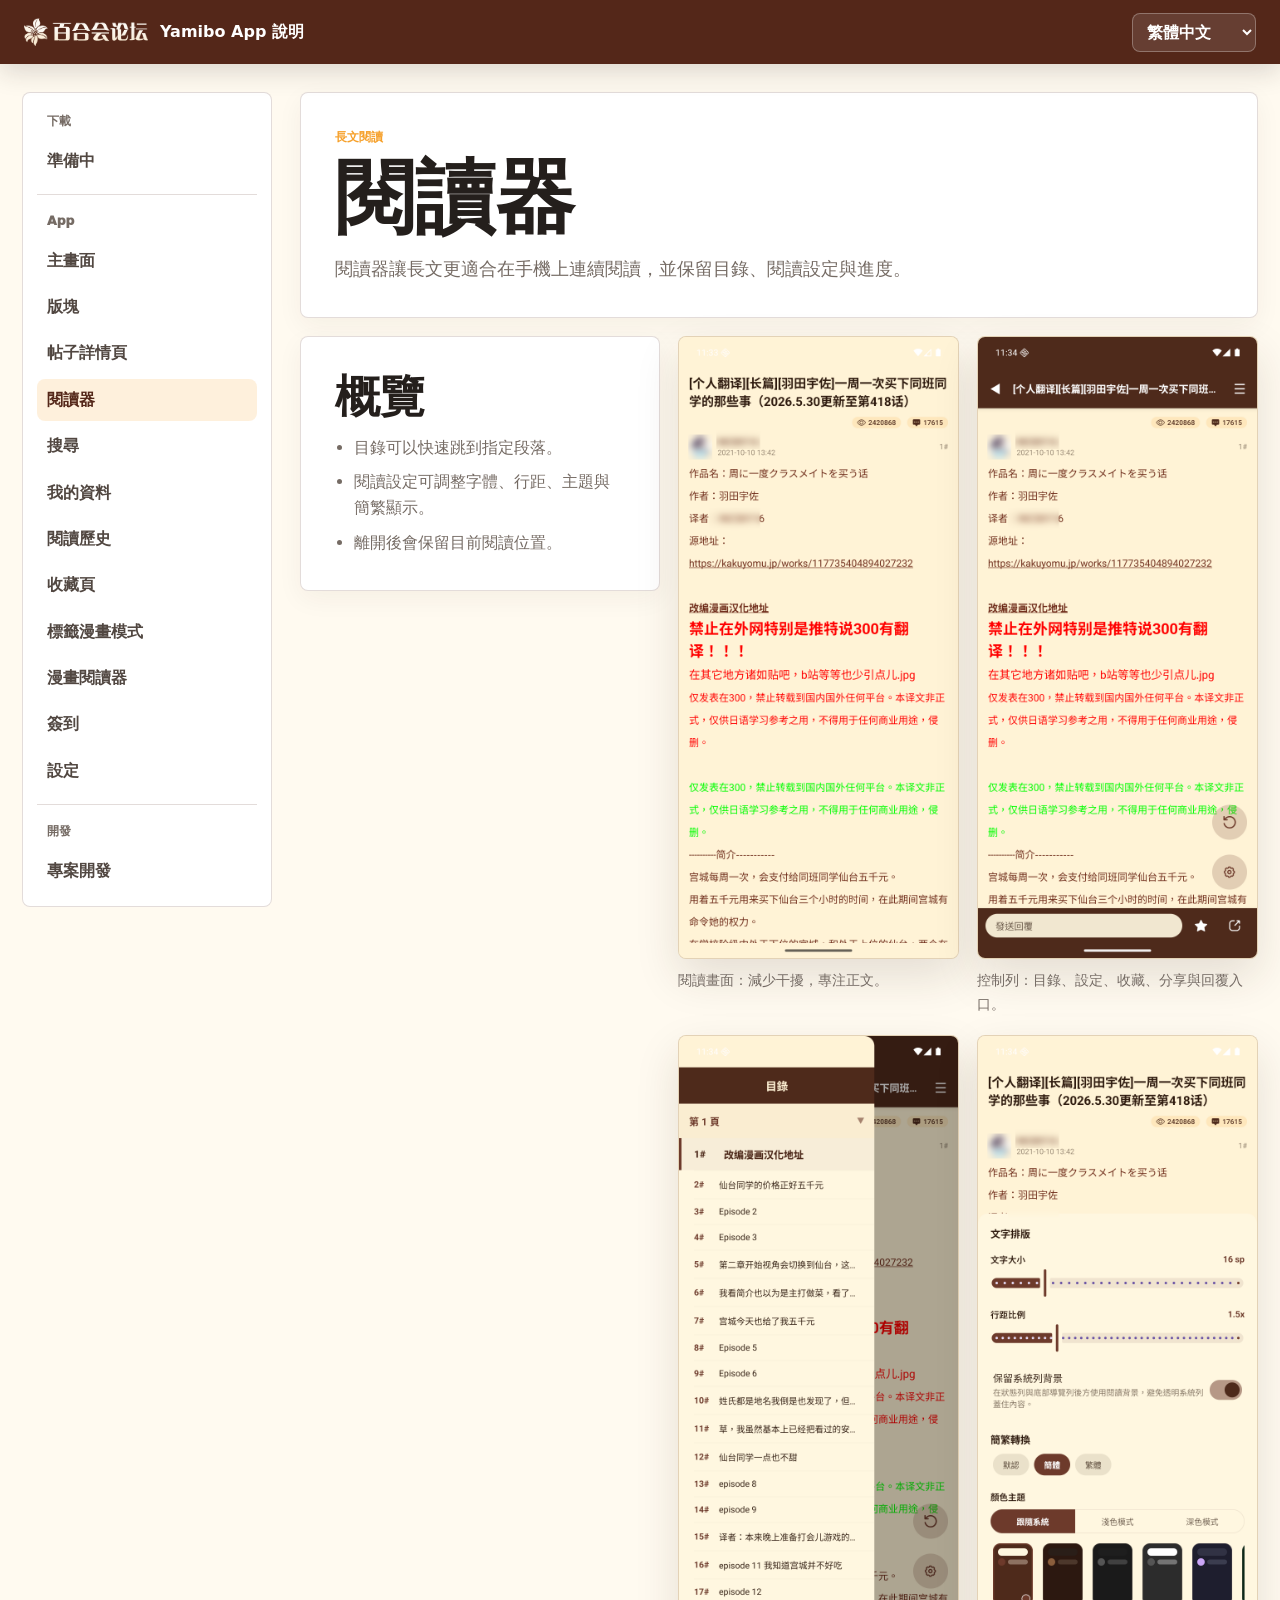
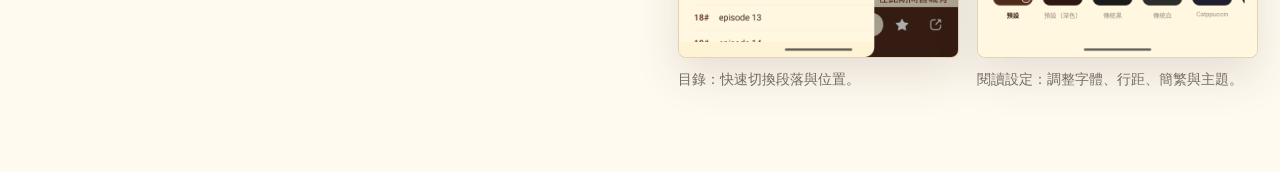
<file: site/pages/thread-reader.html>
<!doctype html>
<html lang="zh-Hant">
<head>
  <meta charset="UTF-8">
  <meta name="viewport" content="width=device-width, initial-scale=1.0">
  <title>閱讀器 - Yamibo App 說明</title>
  <link rel="stylesheet" href="../styles.css">
</head>
<body data-page="text" data-base="../">
  <header class="site-header"></header>
  <main id="app"></main>
  <script src="../app.js" defer></script>
</body>
</html>
</file>
<file: site/styles.css>
:root {
  --brown: #542719;
  --brown-2: #743c2b;
  --cream: #fff3d4;
  --paper: #fffaf0;
  --orange: #f6a02a;
  --ink: #241f1c;
  --muted: #756b64;
  --line: rgba(84, 39, 25, .16);
  --white: #fff;
  --shadow: 0 18px 44px rgba(52, 35, 24, .13);
}

* { box-sizing: border-box; }

html { scroll-behavior: smooth; }

body {
  margin: 0;
  background: var(--paper);
  color: var(--ink);
  font-family: Inter, "Noto Sans TC", "Microsoft JhengHei", system-ui, sans-serif;
  line-height: 1.65;
}

img { display: block; max-width: 100%; }
a { color: inherit; text-decoration: none; }

.site-header {
  position: sticky;
  top: 0;
  z-index: 20;
  display: flex;
  align-items: center;
  justify-content: space-between;
  gap: 16px;
  min-height: 64px;
  padding: 0 24px;
  color: var(--white);
  background: var(--brown);
  box-shadow: 0 8px 26px rgba(36, 31, 28, .16);
}

.brand {
  display: flex;
  align-items: center;
  gap: 12px;
  min-width: 0;
  font-weight: 900;
}

.brand-logo {
  width: 124px;
  height: 34px;
  object-fit: contain;
  flex: 0 0 auto;
}

.header-actions {
  display: flex;
  align-items: center;
  gap: 10px;
}

.language-select,
.nav-toggle {
  border: 1px solid rgba(255, 255, 255, .28);
  border-radius: 8px;
  color: white;
  background: rgba(255, 255, 255, .11);
  font: inherit;
  font-weight: 800;
}

.language-select {
  min-width: 124px;
  padding: 8px 10px;
}

.language-select option { color: var(--ink); }

.nav-toggle {
  display: none;
  padding: 8px 12px;
}

.home-shell {
  width: min(1180px, 100%);
  margin: 0 auto;
  padding: 32px 22px 80px;
}

.home-hero {
  display: grid;
  grid-template-columns: minmax(0, 1fr) 340px;
  gap: 32px;
  align-items: center;
  margin-bottom: 28px;
  padding: 42px;
  border-radius: 8px;
  color: white;
  background: linear-gradient(135deg, var(--brown), var(--brown-2));
}

.eyebrow {
  margin: 0 0 10px;
  color: var(--orange);
  font-size: .78rem;
  font-weight: 950;
  letter-spacing: 0;
}

h1, h2, h3, p { margin-top: 0; overflow-wrap: anywhere; }
h1 { margin-bottom: 16px; font-size: clamp(3rem, 7vw, 5rem); line-height: 1; }
h2 { margin-bottom: 12px; font-size: clamp(1.9rem, 4vw, 2.8rem); line-height: 1.15; }
h3 { margin-bottom: 8px; font-size: 1.2rem; }

.lead {
  margin-bottom: 0;
  font-size: 1.12rem;
  color: rgba(255, 255, 255, .84);
}

.page-hero .lead { color: var(--muted); }

.hero-shot,
.shot { margin: 0; }

.hero-shot img,
.shot img {
  width: 100%;
  object-fit: contain;
  object-position: top center;
  border: 1px solid var(--line);
  border-radius: 8px;
  background: var(--cream);
  box-shadow: var(--shadow);
}

.hero-shot img { max-height: 78vh; }
.shot img { height: auto; max-height: none; }

figcaption {
  margin-top: 10px;
  color: var(--muted);
  font-size: .9rem;
}

.home-hero figcaption { color: rgba(255, 255, 255, .74); }

.home-section {
  margin-top: 26px;
  padding-top: 26px;
  border-top: 1px solid var(--line);
}

.section-head {
  display: flex;
  align-items: end;
  justify-content: space-between;
  gap: 18px;
  margin-bottom: 14px;
}

.section-head p {
  max-width: 620px;
  margin: 0;
  color: var(--muted);
}

.empty-box,
.copy-card,
.page-hero {
  padding: 34px;
  border: 1px solid var(--line);
  border-radius: 8px;
  background: white;
  box-shadow: 0 8px 26px rgba(52, 35, 24, .05);
}

.empty-box { color: var(--muted); }

.overview-grid {
  display: grid;
  grid-template-columns: repeat(3, minmax(0, 1fr));
  gap: 16px;
}

.overview-card {
  display: grid;
  grid-template-rows: 260px auto auto;
  gap: 8px;
  padding: 14px;
  border: 1px solid var(--line);
  border-radius: 8px;
  background: white;
  box-shadow: 0 8px 26px rgba(52, 35, 24, .06);
  transition: transform .16s ease, box-shadow .16s ease;
}

.overview-card:hover {
  transform: translateY(-3px);
  box-shadow: var(--shadow);
}

.overview-card img {
  width: 100%;
  height: 260px;
  object-fit: contain;
  object-position: top center;
  border-radius: 6px;
  background: var(--cream);
}

.overview-card span {
  font-size: 1.12rem;
  font-weight: 900;
  color: var(--brown);
}

.overview-card p {
  margin: 0;
  color: var(--muted);
}

.page-shell {
  display: grid;
  grid-template-columns: 250px minmax(0, 1fr);
  gap: 28px;
  width: min(1280px, 100%);
  margin: 0 auto;
  padding: 28px 22px 80px;
}

.sidebar {
  position: sticky;
  top: 88px;
  align-self: start;
  padding: 14px;
  border: 1px solid var(--line);
  border-radius: 8px;
  background: white;
}

.side-group {
  display: grid;
  gap: 4px;
  padding-bottom: 12px;
  margin-bottom: 12px;
  border-bottom: 1px solid var(--line);
}

.side-group:last-child {
  padding-bottom: 0;
  margin-bottom: 0;
  border-bottom: 0;
}

.side-title {
  padding: 4px 10px;
  color: var(--muted);
  font-size: .78rem;
  font-weight: 950;
}

.sidebar a {
  padding: 8px 10px;
  border-radius: 8px;
  color: #514741;
  font-weight: 820;
}

.sidebar a:hover,
.sidebar a.is-active {
  color: var(--brown);
  background: rgba(246, 160, 42, .16);
}

.page-content { min-width: 0; }
.page-hero { margin-bottom: 18px; }

.content-grid {
  display: grid;
  grid-template-columns: minmax(0, 360px) minmax(0, 1fr);
  gap: 18px;
  align-items: start;
}

.summary-list {
  display: grid;
  gap: 8px;
  margin: 0;
  padding-left: 1.2rem;
  color: var(--muted);
}

.tech-grid,
.shot-grid {
  display: grid;
  grid-template-columns: repeat(auto-fit, minmax(260px, 1fr));
  gap: 18px;
}

.tech-card {
  padding: 20px;
  border: 1px solid var(--line);
  border-radius: 8px;
  background: white;
}

.tech-card p {
  margin: 0;
  color: var(--muted);
}

.code-list {
  display: grid;
  gap: 10px;
  margin: 0;
  padding: 0;
  list-style: none;
}

.code-list code {
  display: block;
  padding: 12px;
  border-radius: 8px;
  color: var(--brown);
  background: var(--cream);
  white-space: normal;
  overflow-wrap: anywhere;
}

.js .overview-card,
.js .shot,
.js .copy-card,
.js .tech-card,
.js .empty-box {
  opacity: 1;
  transform: translateY(0);
  animation: reveal-in .35s ease both;
  transition: opacity .35s ease, transform .35s ease;
}

.is-visible {
  opacity: 1 !important;
  transform: translateY(0) !important;
}

@keyframes reveal-in {
  from {
    opacity: 0;
    transform: translateY(16px);
  }
  to {
    opacity: 1;
    transform: translateY(0);
  }
}

@media (max-width: 900px) {
  .brand span { display: none; }
  .nav-toggle { display: block; }
  .home-hero,
  .page-shell,
  .content-grid { grid-template-columns: 1fr; }
  .home-hero { padding: 28px 18px; }
  .overview-grid { grid-template-columns: 1fr; }
  .sidebar {
    display: none;
    position: fixed;
    inset: 74px 14px auto;
    z-index: 30;
    max-height: 72vh;
    overflow: auto;
    box-shadow: var(--shadow);
  }
  .sidebar.is-open { display: block; }
  .page-shell { padding: 18px 14px 72px; }
  .content-grid {
    display: flex;
    flex-direction: column;
  }
  .copy-card { order: 2; }
  .shot-grid { order: 1; width: 100%; }
  .page-hero,
  .copy-card { padding: 24px 18px; }
  .hero-shot,
  .shot {
    width: min(360px, 100%);
    margin-inline: auto;
  }
  h1 { font-size: clamp(2.6rem, 13vw, 3.5rem); }
}

@media (max-width: 560px) {
  .site-header { padding: 0 14px; }
  .home-shell { padding: 18px 14px 60px; }
  .overview-card { grid-template-rows: auto auto auto; }
  .overview-card img { height: auto; max-height: 540px; }
  .shot-grid,
  .tech-grid { grid-template-columns: 1fr; }
  .hero-shot,
  .shot { width: 100%; }
  .language-select { min-width: 104px; }
}
</file>
